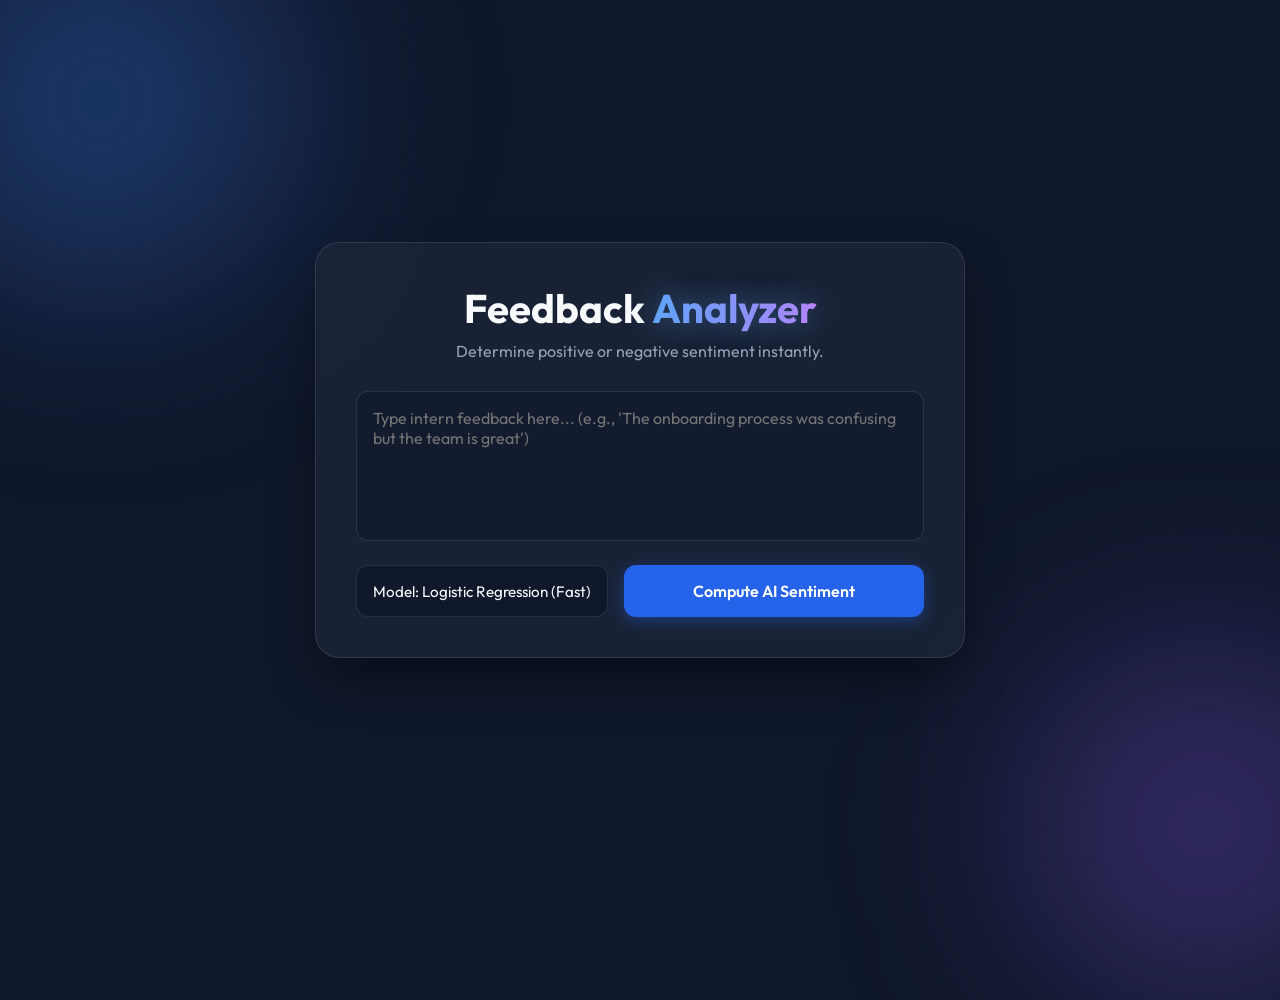
<file: Task 2/static/index.html>
<!DOCTYPE html>
<html lang="en">

<head>
    <meta charset="UTF-8">
    <meta name="viewport" content="width=device-width, initial-scale=1.0">
    <title>Intern Satisfaction Engine</title>
    <link href="https://fonts.googleapis.com/css2?family=Outfit:wght@300;400;600;700&display=swap" rel="stylesheet">
    <link rel="stylesheet" href="style.css">
</head>

<body>
    <div class="blob-1"></div>
    <div class="blob-2"></div>

    <main class="glass-card">
        <header>
            <h1>Feedback <span class="glow-text">Analyzer</span></h1>
            <p>Determine positive or negative sentiment instantly.</p>
        </header>

        <section class="input-section">
            <textarea id="feedback-input"
                placeholder="Type intern feedback here... (e.g., 'The onboarding process was confusing but the team is great')"></textarea>

            <div class="controls">
                <div class="select-wrapper">
                    <select id="model-select">
                        <option value="logistic">Model: Logistic Regression (Fast)</option>
                        <option value="transformer">Model: DistilBERT Pipeline</option>
                    </select>
                </div>
                <button id="analyze-btn" class="primary-btn">Compute AI Sentiment</button>
            </div>
        </section>

        <section class="result-section hidden" id="result-container">
            <div class="spinner-container hidden" id="spinner-box">
                <div class="spinner"></div>
                <p>Analyzing context...</p>
            </div>

            <div id="result-content" class="hidden result-box">
                <div class="sentiment-indicator" id="sentiment-indicator"></div>
                <h2 id="sentiment-output">Positive</h2>
                <p id="model-output">Model used: Logistic</p>
            </div>
        </section>

        <section class="insights-section hidden" id="insights-container">
            <h3>Dynamic Insights</h3>
            <p id="insights-subtitle">Model flagged these specific concepts from your text:</p>
            <div class="insights-list" id="insights-tags"></div>
        </section>
    </main>
    <script src="script.js"></script>
</body>

</html>
</file>
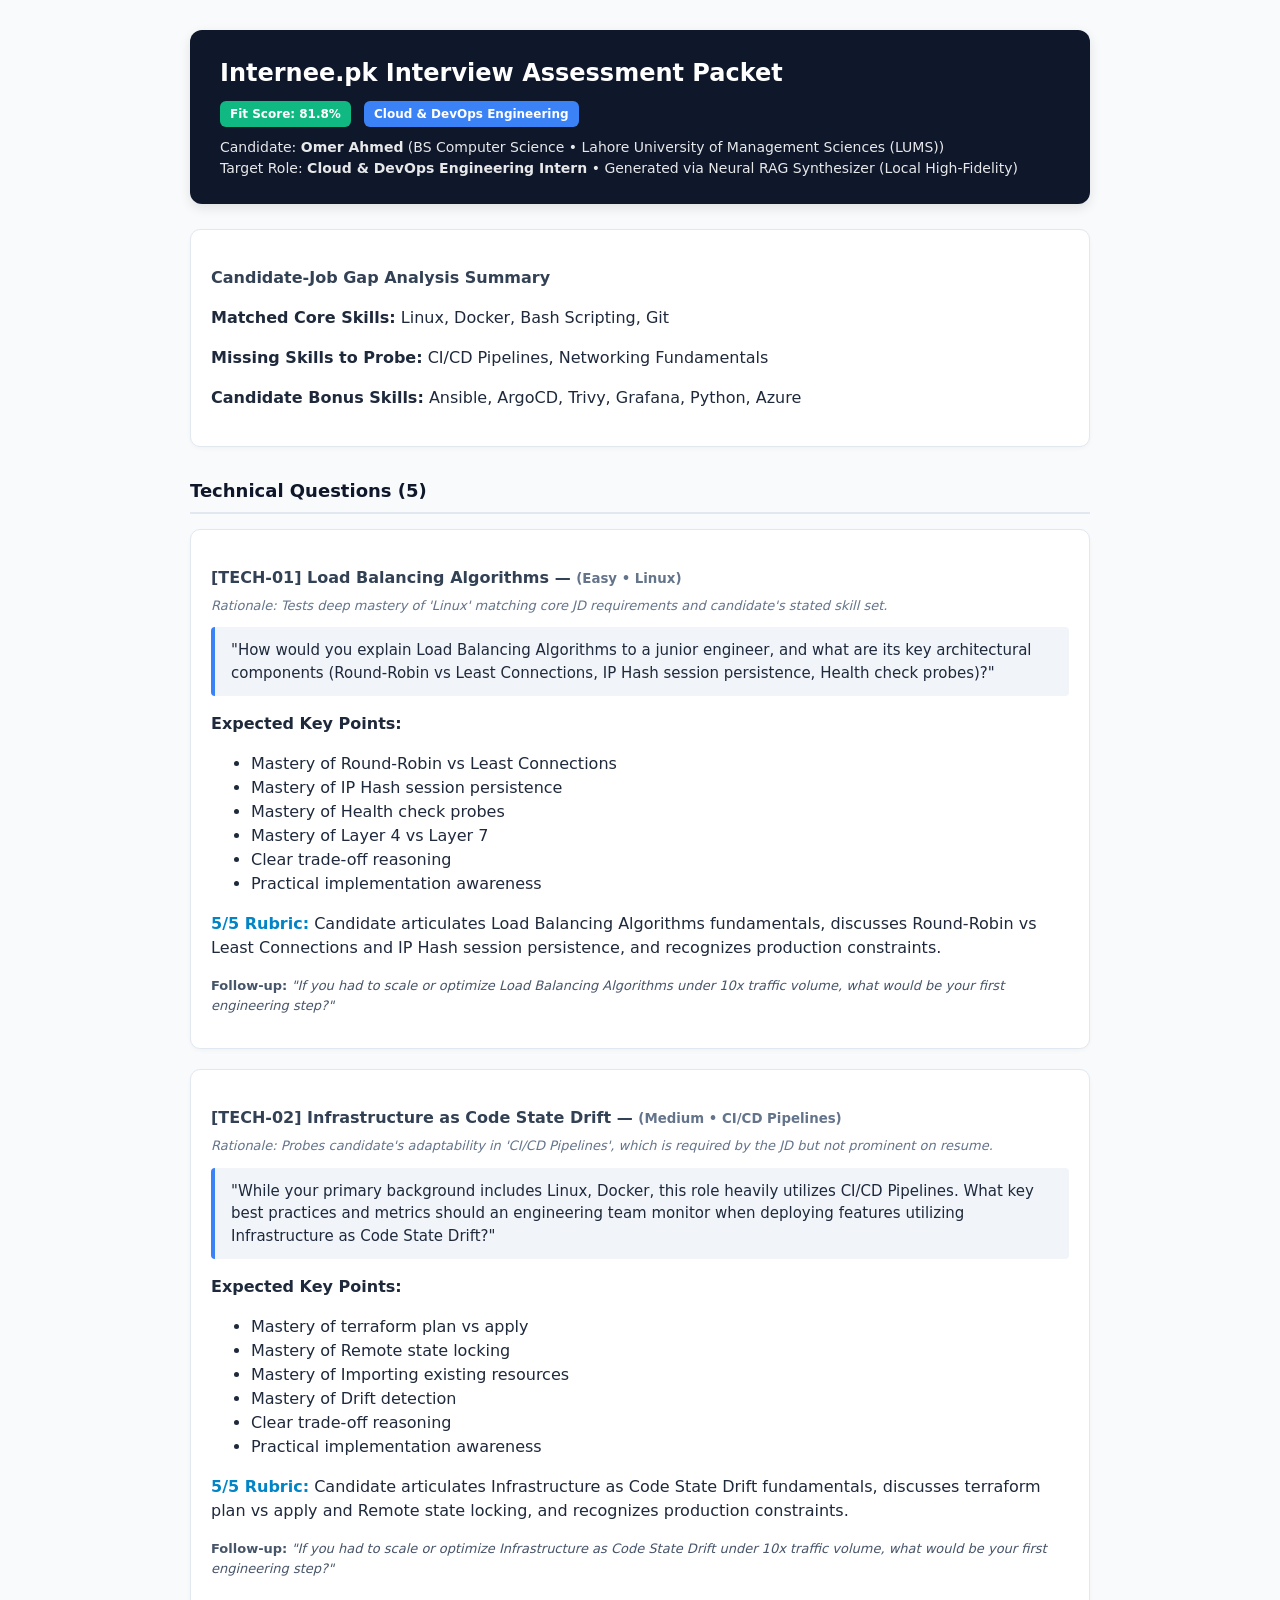
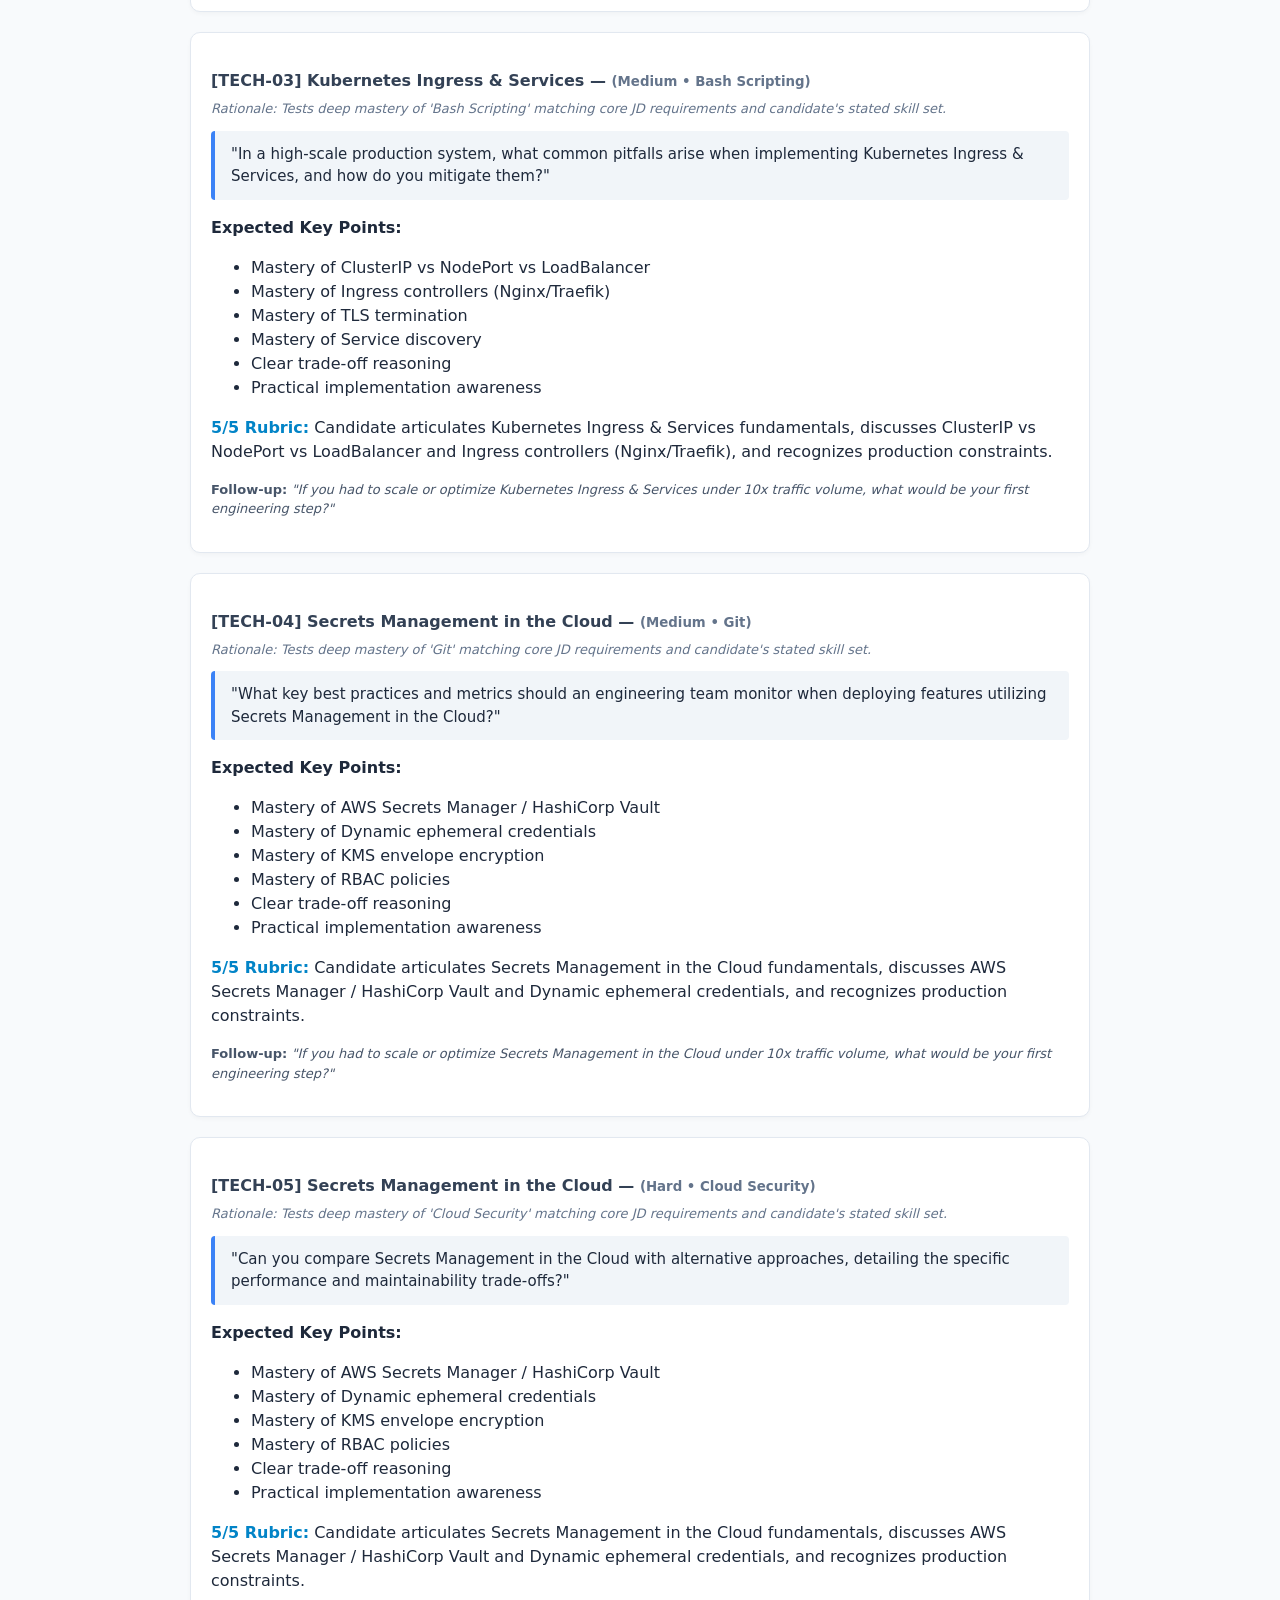
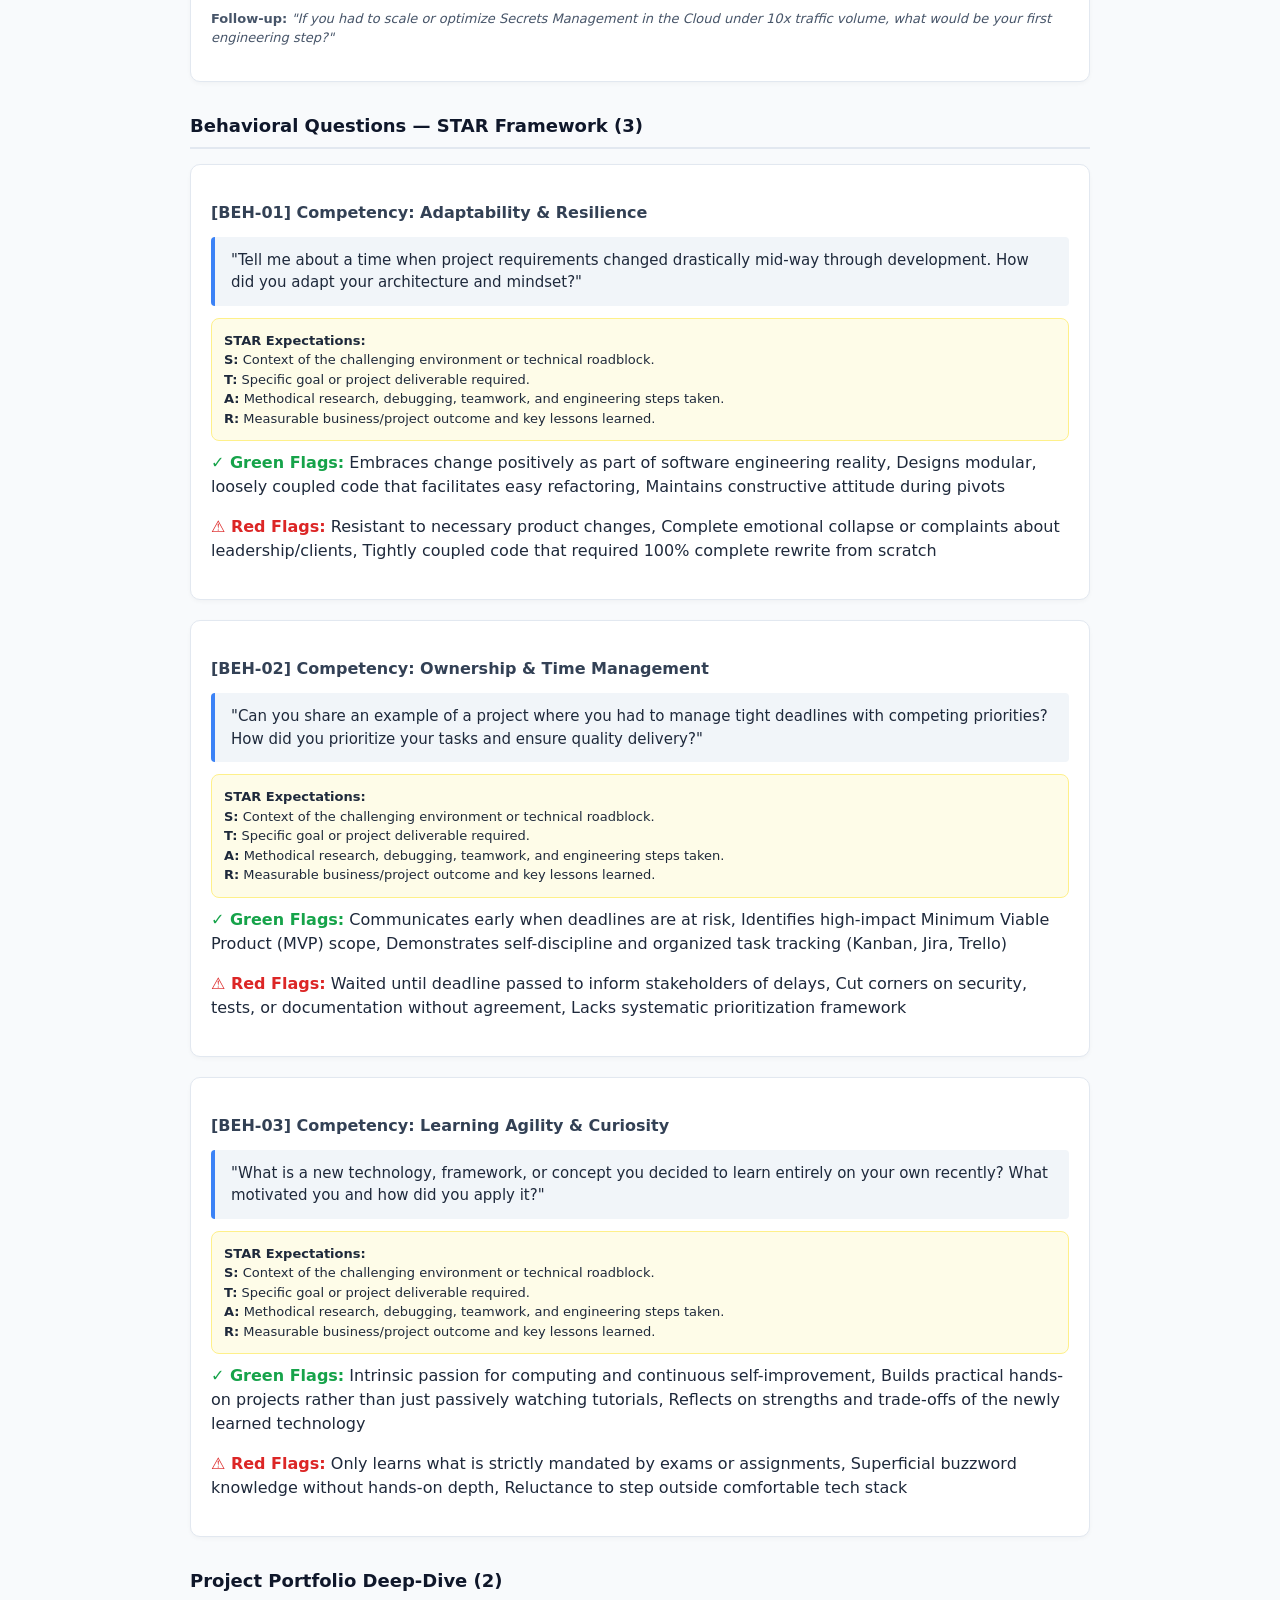
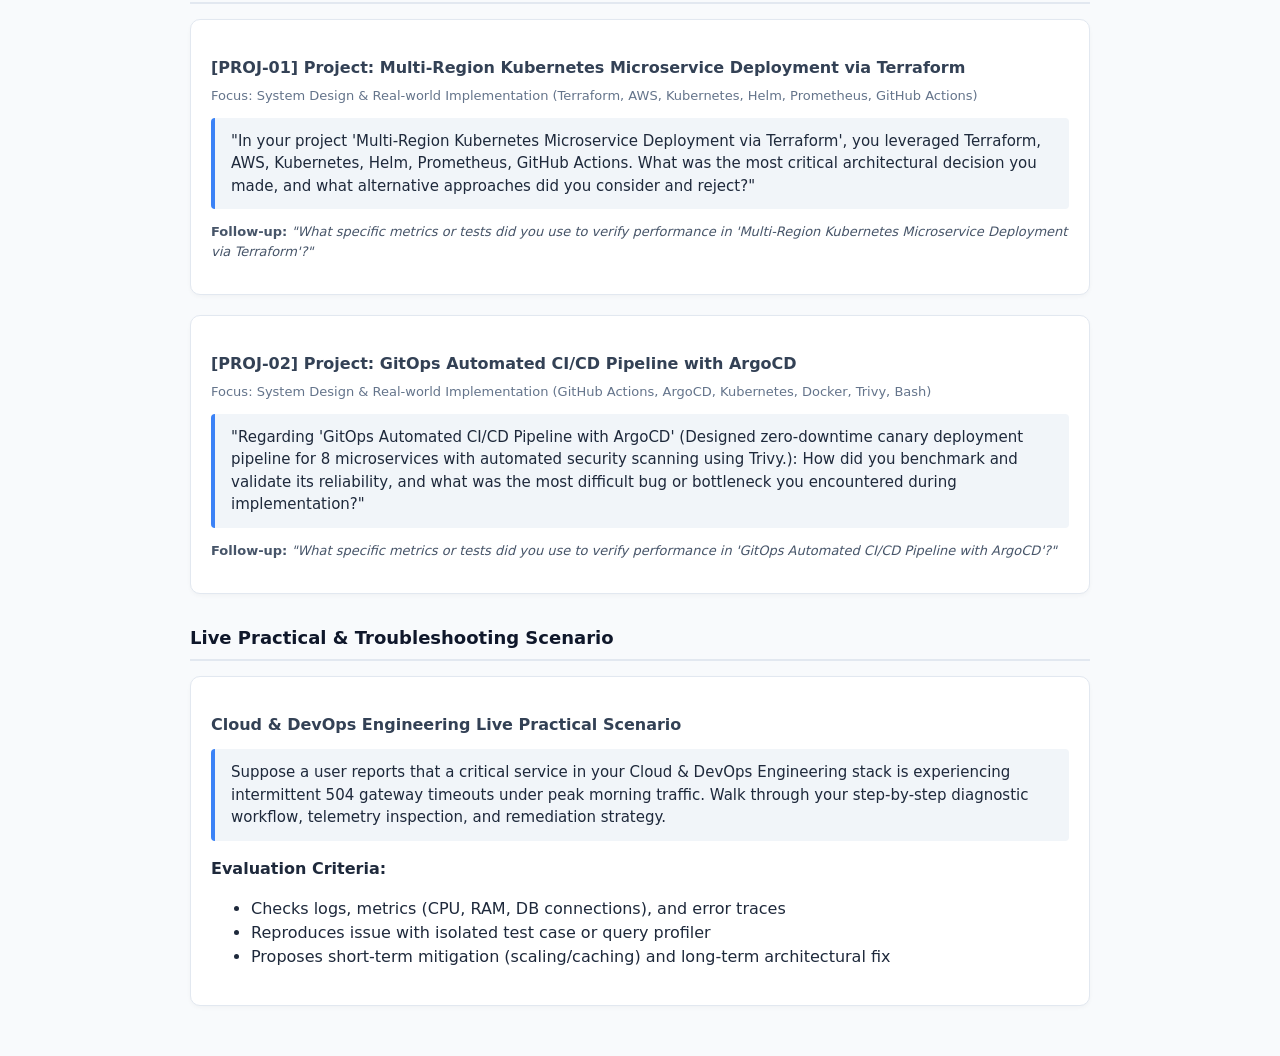
<file: Task 4/exports/interview_kit_omer_ahmed.html>
<!DOCTYPE html>
<html lang="en">
<head>
    <meta charset="UTF-8">
    <title>Interview Packet - Omer Ahmed</title>
    <style>
        body { font-family: 'Segoe UI', system-ui, -apple-system, sans-serif; line-height: 1.5; color: #1e293b; max-width: 900px; margin: 0 auto; padding: 30px; background: #f8fafc; }
        .header { background: #0f172a; color: #ffffff; padding: 25px 30px; border-radius: 12px; margin-bottom: 25px; box-shadow: 0 4px 12px rgba(0,0,0,0.1); }
        .header h1 { margin: 0 0 10px 0; font-size: 24px; }
        .badge { display: inline-block; padding: 4px 10px; border-radius: 6px; font-size: 12px; font-weight: bold; margin-right: 8px; }
        .badge-match { background: #10b981; color: #fff; }
        .badge-track { background: #3b82f6; color: #fff; }
        .card { background: #ffffff; border: 1px solid #e2e8f0; border-radius: 10px; padding: 20px; margin-bottom: 20px; box-shadow: 0 2px 4px rgba(0,0,0,0.03); }
        .q-box { background: #f1f5f9; border-left: 4px solid #3b82f6; padding: 12px 16px; border-radius: 4px; font-size: 15px; font-weight: 500; margin: 12px 0; }
        .star-box { background: #fefce8; border: 1px solid #fef08a; padding: 12px; border-radius: 8px; font-size: 13px; margin-top: 10px; }
        .rubric-tag { color: #0284c7; font-weight: bold; }
        .flag-green { color: #16a34a; font-weight: 600; }
        .flag-red { color: #dc2626; font-weight: 600; }
        h2 { color: #0f172a; border-bottom: 2px solid #e2e8f0; padding-bottom: 8px; font-size: 18px; margin-top: 30px; }
        h3 { color: #334155; font-size: 16px; margin-bottom: 6px; }
        ul { margin-top: 6px; }
        @media print { body { background: #fff; padding: 0; } .card { page-break-inside: avoid; } }
    </style>
</head>
<body>
    <div class="header">
        <h1>Internee.pk Interview Assessment Packet</h1>
        <div>
            <span class="badge badge-match">Fit Score: 81.8%</span>
            <span class="badge badge-track">Cloud & DevOps Engineering</span>
        </div>
        <p style="margin: 10px 0 0 0; opacity: 0.9; font-size: 14px;">
            Candidate: <strong>Omer Ahmed</strong> (BS Computer Science &bull; Lahore University of Management Sciences (LUMS))<br>
            Target Role: <strong>Cloud & DevOps Engineering Intern</strong> &bull; Generated via Neural RAG Synthesizer (Local High-Fidelity)
        </p>
    </div>

    <div class="card">
        <h3>Candidate-Job Gap Analysis Summary</h3>
        <p><strong>Matched Core Skills:</strong> Linux, Docker, Bash Scripting, Git</p>
        <p><strong>Missing Skills to Probe:</strong> CI/CD Pipelines, Networking Fundamentals</p>
        <p><strong>Candidate Bonus Skills:</strong> Ansible, ArgoCD, Trivy, Grafana, Python, Azure</p>
    </div>

    <h2>Technical Questions (5)</h2>

    <div class="card">
        <h3>[TECH-01] Load Balancing Algorithms &mdash; <small style="color: #64748b;">(Easy &bull; Linux)</small></h3>
        <p style="font-size: 13px; color: #64748b; margin: 0;"><em>Rationale: Tests deep mastery of 'Linux' matching core JD requirements and candidate's stated skill set.</em></p>
        <div class="q-box">"How would you explain Load Balancing Algorithms to a junior engineer, and what are its key architectural components (Round-Robin vs Least Connections, IP Hash session persistence, Health check probes)?"</div>
        <p><strong>Expected Key Points:</strong></p>
        <ul>
            <li>Mastery of Round-Robin vs Least Connections</li><li>Mastery of IP Hash session persistence</li><li>Mastery of Health check probes</li><li>Mastery of Layer 4 vs Layer 7</li><li>Clear trade-off reasoning</li><li>Practical implementation awareness</li>
        </ul>
        <p><span class="rubric-tag">5/5 Rubric:</span> Candidate articulates Load Balancing Algorithms fundamentals, discusses Round-Robin vs Least Connections and IP Hash session persistence, and recognizes production constraints.</p>
        <p style="font-size: 13px; color: #475569;"><strong>Follow-up:</strong> <em>"If you had to scale or optimize Load Balancing Algorithms under 10x traffic volume, what would be your first engineering step?"</em></p>
    </div>

    <div class="card">
        <h3>[TECH-02] Infrastructure as Code State Drift &mdash; <small style="color: #64748b;">(Medium &bull; CI/CD Pipelines)</small></h3>
        <p style="font-size: 13px; color: #64748b; margin: 0;"><em>Rationale: Probes candidate's adaptability in 'CI/CD Pipelines', which is required by the JD but not prominent on resume.</em></p>
        <div class="q-box">"While your primary background includes Linux, Docker, this role heavily utilizes CI/CD Pipelines. What key best practices and metrics should an engineering team monitor when deploying features utilizing Infrastructure as Code State Drift?"</div>
        <p><strong>Expected Key Points:</strong></p>
        <ul>
            <li>Mastery of terraform plan vs apply</li><li>Mastery of Remote state locking</li><li>Mastery of Importing existing resources</li><li>Mastery of Drift detection</li><li>Clear trade-off reasoning</li><li>Practical implementation awareness</li>
        </ul>
        <p><span class="rubric-tag">5/5 Rubric:</span> Candidate articulates Infrastructure as Code State Drift fundamentals, discusses terraform plan vs apply and Remote state locking, and recognizes production constraints.</p>
        <p style="font-size: 13px; color: #475569;"><strong>Follow-up:</strong> <em>"If you had to scale or optimize Infrastructure as Code State Drift under 10x traffic volume, what would be your first engineering step?"</em></p>
    </div>

    <div class="card">
        <h3>[TECH-03] Kubernetes Ingress & Services &mdash; <small style="color: #64748b;">(Medium &bull; Bash Scripting)</small></h3>
        <p style="font-size: 13px; color: #64748b; margin: 0;"><em>Rationale: Tests deep mastery of 'Bash Scripting' matching core JD requirements and candidate's stated skill set.</em></p>
        <div class="q-box">"In a high-scale production system, what common pitfalls arise when implementing Kubernetes Ingress & Services, and how do you mitigate them?"</div>
        <p><strong>Expected Key Points:</strong></p>
        <ul>
            <li>Mastery of ClusterIP vs NodePort vs LoadBalancer</li><li>Mastery of Ingress controllers (Nginx/Traefik)</li><li>Mastery of TLS termination</li><li>Mastery of Service discovery</li><li>Clear trade-off reasoning</li><li>Practical implementation awareness</li>
        </ul>
        <p><span class="rubric-tag">5/5 Rubric:</span> Candidate articulates Kubernetes Ingress & Services fundamentals, discusses ClusterIP vs NodePort vs LoadBalancer and Ingress controllers (Nginx/Traefik), and recognizes production constraints.</p>
        <p style="font-size: 13px; color: #475569;"><strong>Follow-up:</strong> <em>"If you had to scale or optimize Kubernetes Ingress & Services under 10x traffic volume, what would be your first engineering step?"</em></p>
    </div>

    <div class="card">
        <h3>[TECH-04] Secrets Management in the Cloud &mdash; <small style="color: #64748b;">(Medium &bull; Git)</small></h3>
        <p style="font-size: 13px; color: #64748b; margin: 0;"><em>Rationale: Tests deep mastery of 'Git' matching core JD requirements and candidate's stated skill set.</em></p>
        <div class="q-box">"What key best practices and metrics should an engineering team monitor when deploying features utilizing Secrets Management in the Cloud?"</div>
        <p><strong>Expected Key Points:</strong></p>
        <ul>
            <li>Mastery of AWS Secrets Manager / HashiCorp Vault</li><li>Mastery of Dynamic ephemeral credentials</li><li>Mastery of KMS envelope encryption</li><li>Mastery of RBAC policies</li><li>Clear trade-off reasoning</li><li>Practical implementation awareness</li>
        </ul>
        <p><span class="rubric-tag">5/5 Rubric:</span> Candidate articulates Secrets Management in the Cloud fundamentals, discusses AWS Secrets Manager / HashiCorp Vault and Dynamic ephemeral credentials, and recognizes production constraints.</p>
        <p style="font-size: 13px; color: #475569;"><strong>Follow-up:</strong> <em>"If you had to scale or optimize Secrets Management in the Cloud under 10x traffic volume, what would be your first engineering step?"</em></p>
    </div>

    <div class="card">
        <h3>[TECH-05] Secrets Management in the Cloud &mdash; <small style="color: #64748b;">(Hard &bull; Cloud Security)</small></h3>
        <p style="font-size: 13px; color: #64748b; margin: 0;"><em>Rationale: Tests deep mastery of 'Cloud Security' matching core JD requirements and candidate's stated skill set.</em></p>
        <div class="q-box">"Can you compare Secrets Management in the Cloud with alternative approaches, detailing the specific performance and maintainability trade-offs?"</div>
        <p><strong>Expected Key Points:</strong></p>
        <ul>
            <li>Mastery of AWS Secrets Manager / HashiCorp Vault</li><li>Mastery of Dynamic ephemeral credentials</li><li>Mastery of KMS envelope encryption</li><li>Mastery of RBAC policies</li><li>Clear trade-off reasoning</li><li>Practical implementation awareness</li>
        </ul>
        <p><span class="rubric-tag">5/5 Rubric:</span> Candidate articulates Secrets Management in the Cloud fundamentals, discusses AWS Secrets Manager / HashiCorp Vault and Dynamic ephemeral credentials, and recognizes production constraints.</p>
        <p style="font-size: 13px; color: #475569;"><strong>Follow-up:</strong> <em>"If you had to scale or optimize Secrets Management in the Cloud under 10x traffic volume, what would be your first engineering step?"</em></p>
    </div>

    <h2>Behavioral Questions &mdash; STAR Framework (3)</h2>

    <div class="card">
        <h3>[BEH-01] Competency: Adaptability & Resilience</h3>
        <div class="q-box">"Tell me about a time when project requirements changed drastically mid-way through development. How did you adapt your architecture and mindset?"</div>
        <div class="star-box">
            <strong>STAR Expectations:</strong><br>
            <strong>S:</strong> Context of the challenging environment or technical roadblock.<br>
            <strong>T:</strong> Specific goal or project deliverable required.<br>
            <strong>A:</strong> Methodical research, debugging, teamwork, and engineering steps taken.<br>
            <strong>R:</strong> Measurable business/project outcome and key lessons learned.
        </div>
        <p style="margin-top: 10px;"><span class="flag-green">&check; Green Flags:</span> Embraces change positively as part of software engineering reality, Designs modular, loosely coupled code that facilitates easy refactoring, Maintains constructive attitude during pivots</p>
        <p><span class="flag-red">&#9888; Red Flags:</span> Resistant to necessary product changes, Complete emotional collapse or complaints about leadership/clients, Tightly coupled code that required 100% complete rewrite from scratch</p>
    </div>

    <div class="card">
        <h3>[BEH-02] Competency: Ownership & Time Management</h3>
        <div class="q-box">"Can you share an example of a project where you had to manage tight deadlines with competing priorities? How did you prioritize your tasks and ensure quality delivery?"</div>
        <div class="star-box">
            <strong>STAR Expectations:</strong><br>
            <strong>S:</strong> Context of the challenging environment or technical roadblock.<br>
            <strong>T:</strong> Specific goal or project deliverable required.<br>
            <strong>A:</strong> Methodical research, debugging, teamwork, and engineering steps taken.<br>
            <strong>R:</strong> Measurable business/project outcome and key lessons learned.
        </div>
        <p style="margin-top: 10px;"><span class="flag-green">&check; Green Flags:</span> Communicates early when deadlines are at risk, Identifies high-impact Minimum Viable Product (MVP) scope, Demonstrates self-discipline and organized task tracking (Kanban, Jira, Trello)</p>
        <p><span class="flag-red">&#9888; Red Flags:</span> Waited until deadline passed to inform stakeholders of delays, Cut corners on security, tests, or documentation without agreement, Lacks systematic prioritization framework</p>
    </div>

    <div class="card">
        <h3>[BEH-03] Competency: Learning Agility & Curiosity</h3>
        <div class="q-box">"What is a new technology, framework, or concept you decided to learn entirely on your own recently? What motivated you and how did you apply it?"</div>
        <div class="star-box">
            <strong>STAR Expectations:</strong><br>
            <strong>S:</strong> Context of the challenging environment or technical roadblock.<br>
            <strong>T:</strong> Specific goal or project deliverable required.<br>
            <strong>A:</strong> Methodical research, debugging, teamwork, and engineering steps taken.<br>
            <strong>R:</strong> Measurable business/project outcome and key lessons learned.
        </div>
        <p style="margin-top: 10px;"><span class="flag-green">&check; Green Flags:</span> Intrinsic passion for computing and continuous self-improvement, Builds practical hands-on projects rather than just passively watching tutorials, Reflects on strengths and trade-offs of the newly learned technology</p>
        <p><span class="flag-red">&#9888; Red Flags:</span> Only learns what is strictly mandated by exams or assignments, Superficial buzzword knowledge without hands-on depth, Reluctance to step outside comfortable tech stack</p>
    </div>
<h2>Project Portfolio Deep-Dive (2)</h2>
    <div class="card">
        <h3>[PROJ-01] Project: Multi-Region Kubernetes Microservice Deployment via Terraform</h3>
        <p style="font-size: 13px; color: #64748b; margin: 0;">Focus: System Design & Real-world Implementation (Terraform, AWS, Kubernetes, Helm, Prometheus, GitHub Actions)</p>
        <div class="q-box">"In your project 'Multi-Region Kubernetes Microservice Deployment via Terraform', you leveraged Terraform, AWS, Kubernetes, Helm, Prometheus, GitHub Actions. What was the most critical architectural decision you made, and what alternative approaches did you consider and reject?"</div>
        <p style="font-size: 13px; color: #475569;"><strong>Follow-up:</strong> <em>"What specific metrics or tests did you use to verify performance in 'Multi-Region Kubernetes Microservice Deployment via Terraform'?"</em></p>
    </div>

    <div class="card">
        <h3>[PROJ-02] Project: GitOps Automated CI/CD Pipeline with ArgoCD</h3>
        <p style="font-size: 13px; color: #64748b; margin: 0;">Focus: System Design & Real-world Implementation (GitHub Actions, ArgoCD, Kubernetes, Docker, Trivy, Bash)</p>
        <div class="q-box">"Regarding 'GitOps Automated CI/CD Pipeline with ArgoCD' (Designed zero-downtime canary deployment pipeline for 8 microservices with automated security scanning using Trivy.): How did you benchmark and validate its reliability, and what was the most difficult bug or bottleneck you encountered during implementation?"</div>
        <p style="font-size: 13px; color: #475569;"><strong>Follow-up:</strong> <em>"What specific metrics or tests did you use to verify performance in 'GitOps Automated CI/CD Pipeline with ArgoCD'?"</em></p>
    </div>

    <h2>Live Practical & Troubleshooting Scenario</h2>
    <div class="card">
        <h3>Cloud & DevOps Engineering Live Practical Scenario</h3>
        <div class="q-box">Suppose a user reports that a critical service in your Cloud & DevOps Engineering stack is experiencing intermittent 504 gateway timeouts under peak morning traffic. Walk through your step-by-step diagnostic workflow, telemetry inspection, and remediation strategy.</div>
        <p><strong>Evaluation Criteria:</strong></p>
        <ul>
            <li>Checks logs, metrics (CPU, RAM, DB connections), and error traces</li><li>Reproduces issue with isolated test case or query profiler</li><li>Proposes short-term mitigation (scaling/caching) and long-term architectural fix</li>
        </ul>
    </div>

</body>
</html>
</file>
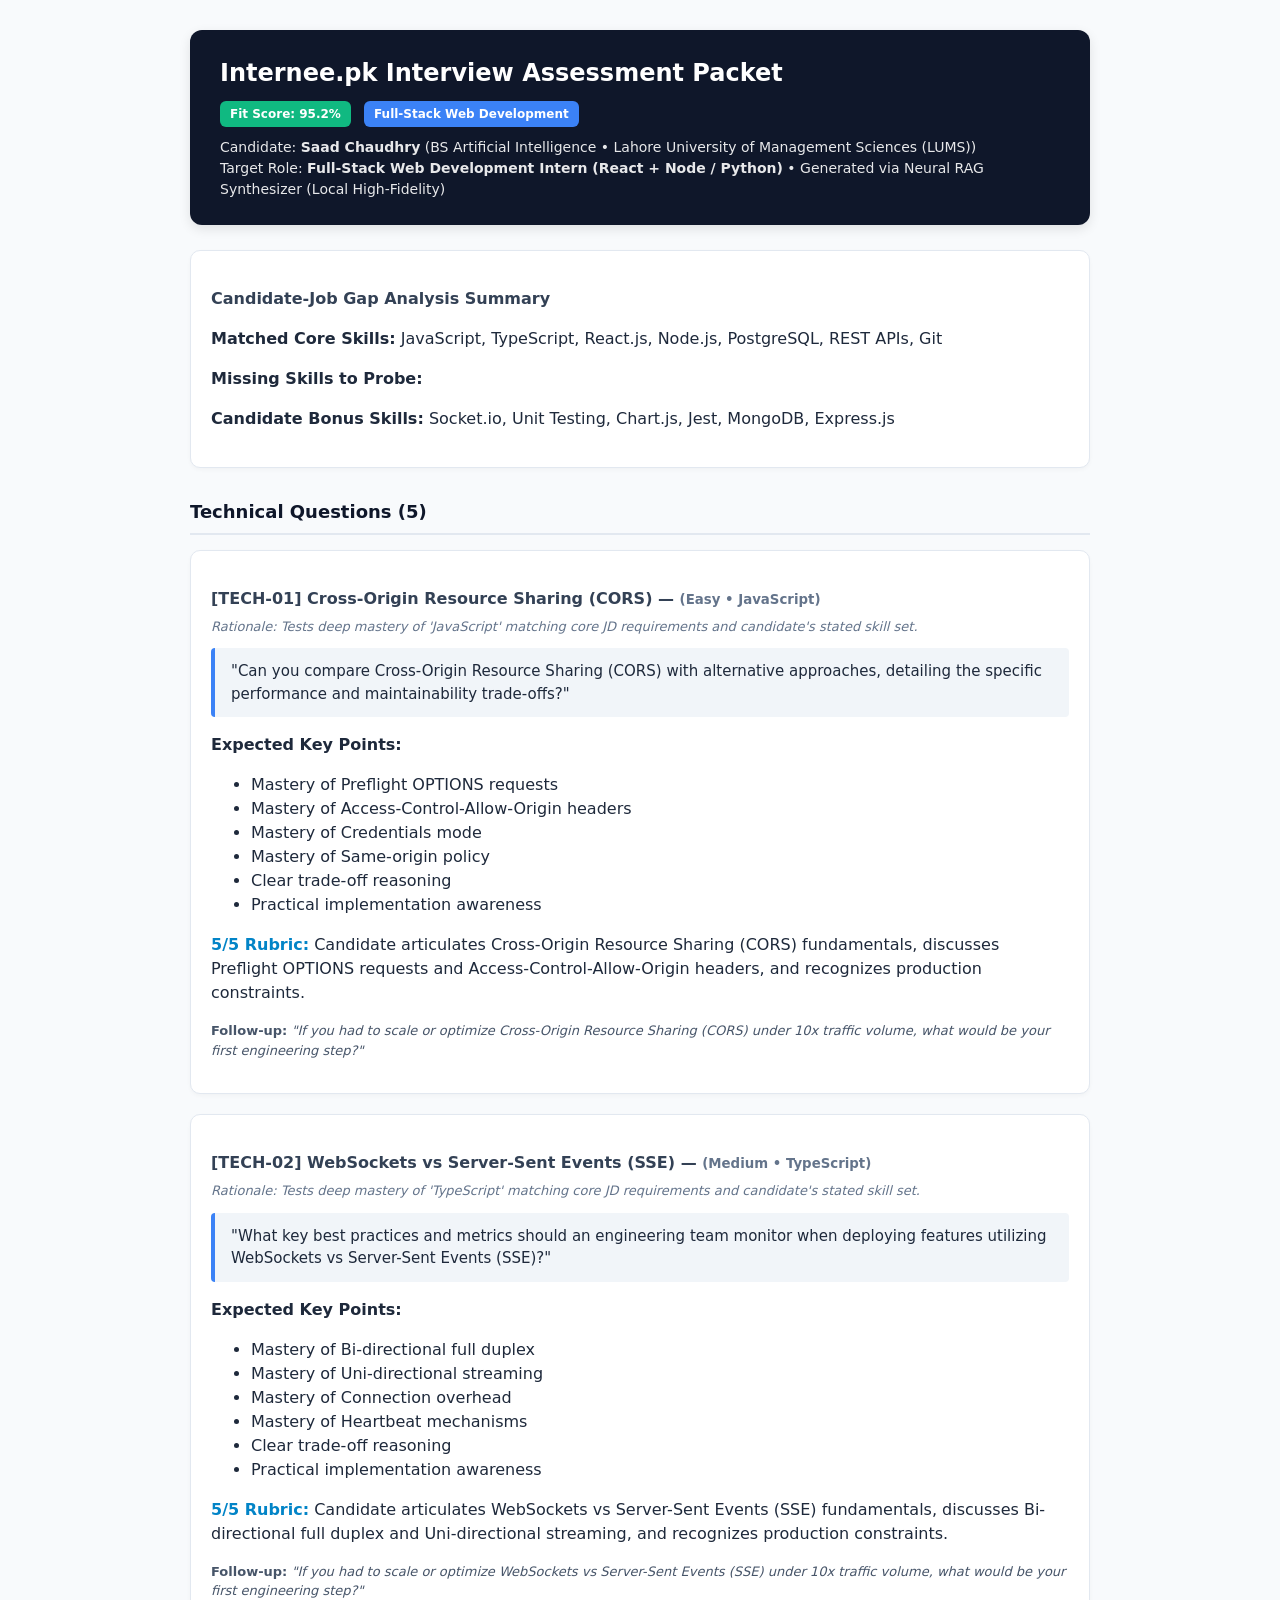
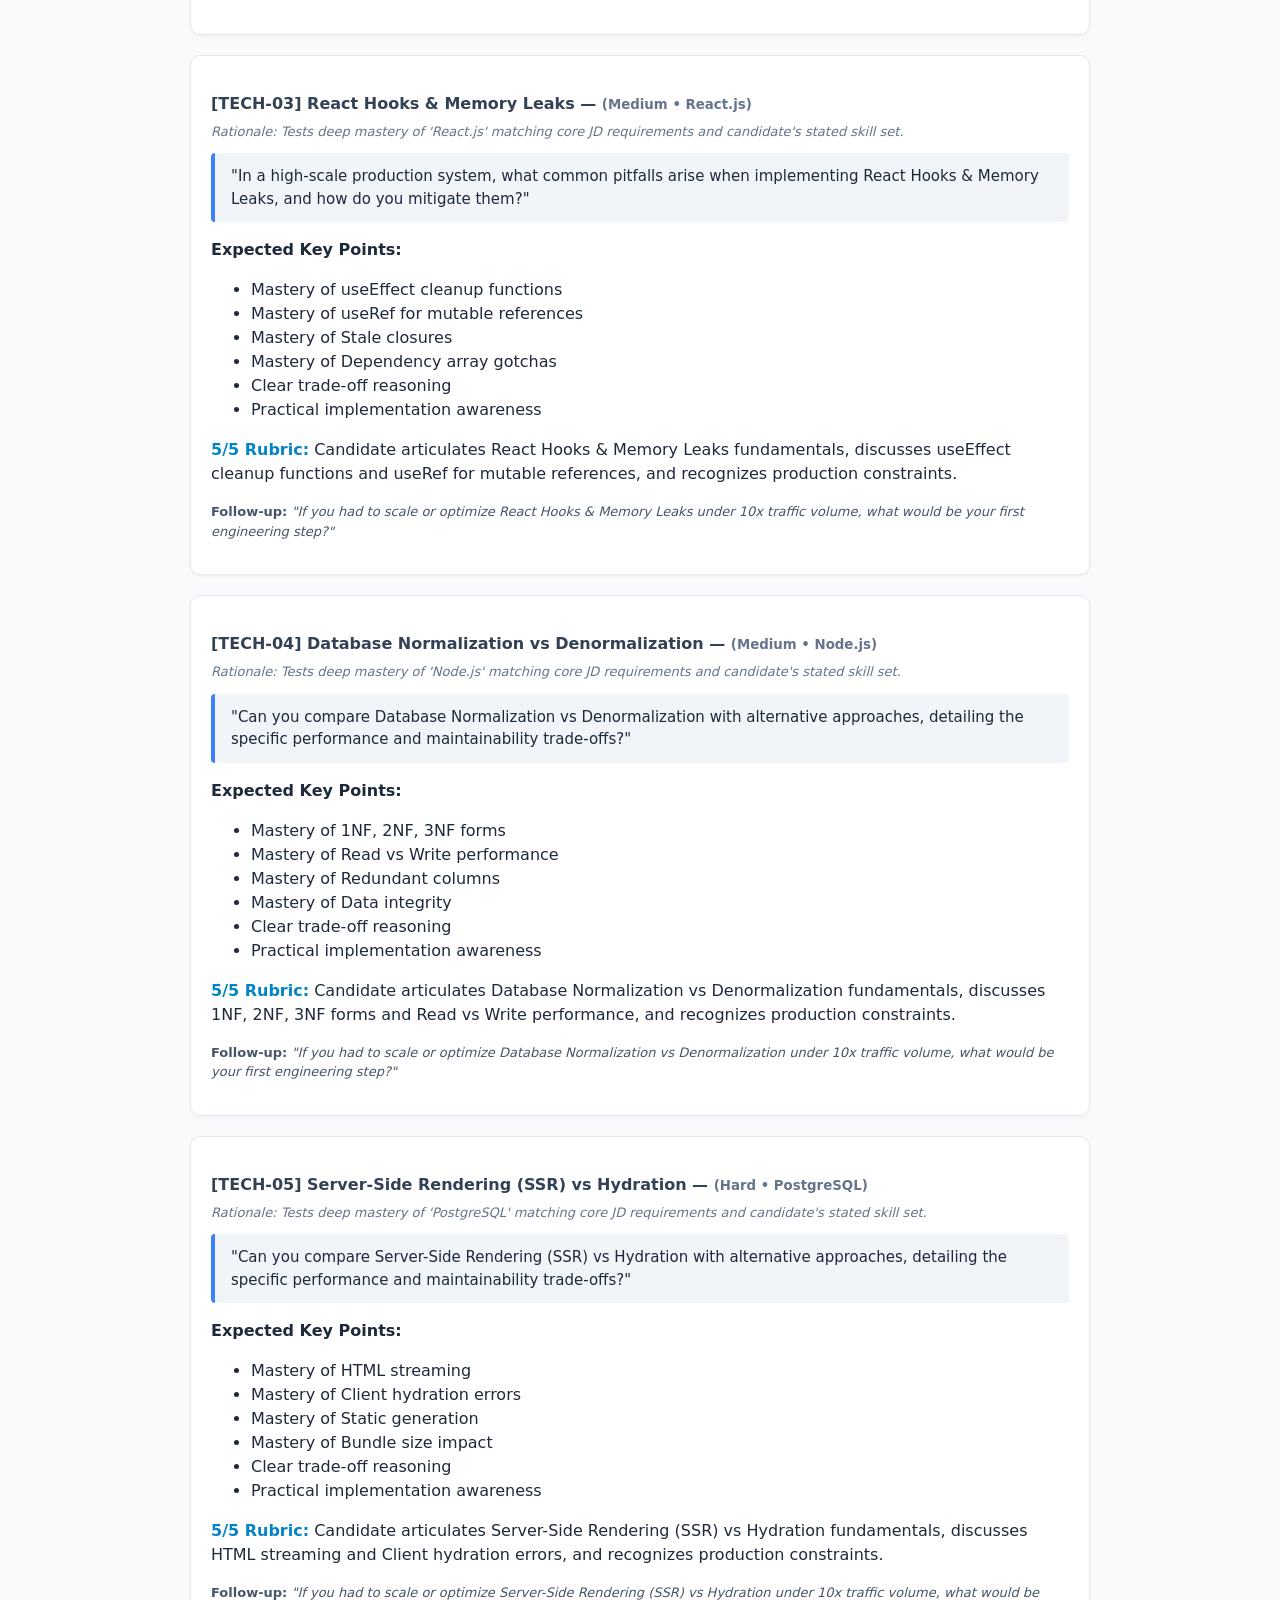
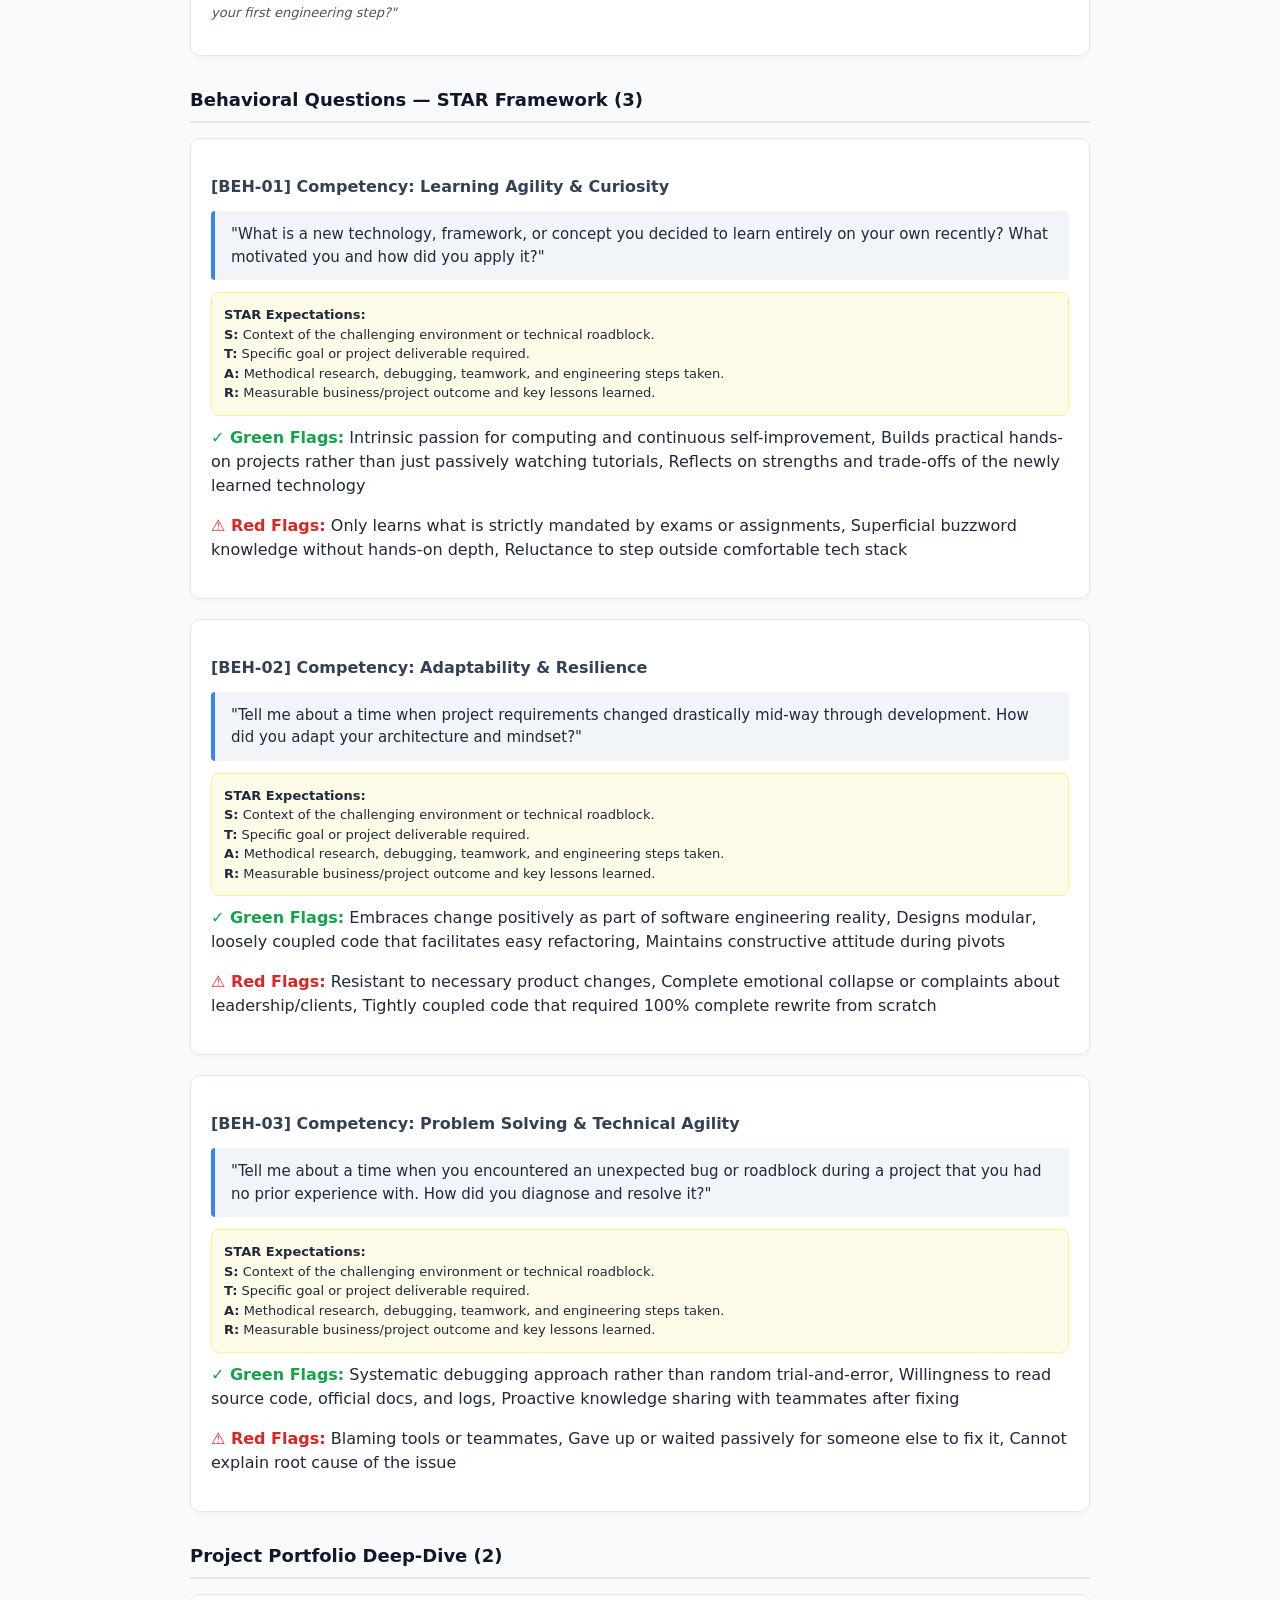
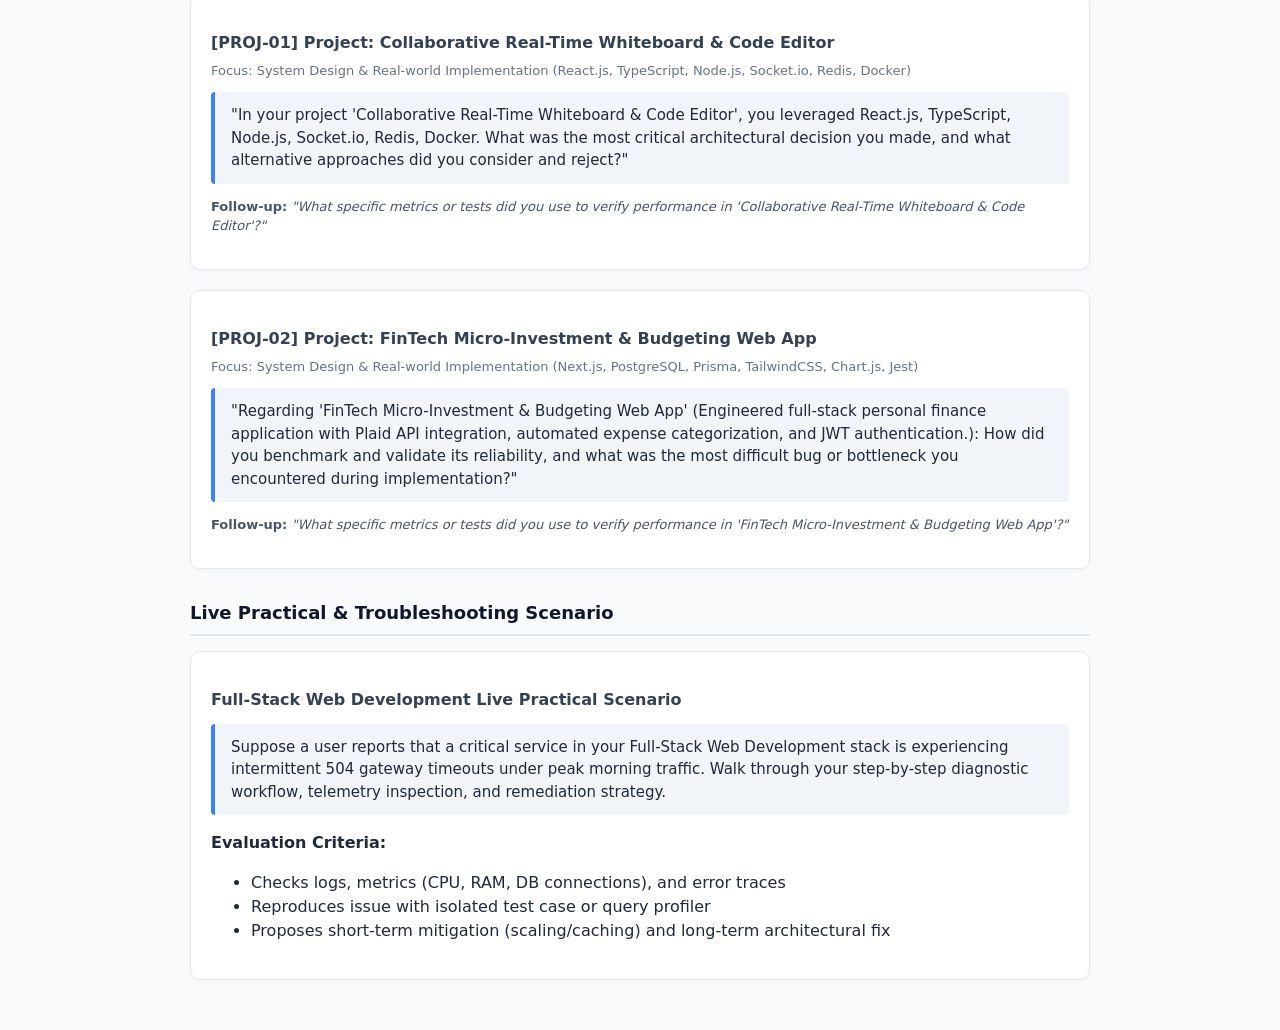
<file: Task 4/exports/interview_kit_saad_chaudhry.html>
<!DOCTYPE html>
<html lang="en">
<head>
    <meta charset="UTF-8">
    <title>Interview Packet - Saad Chaudhry</title>
    <style>
        body { font-family: 'Segoe UI', system-ui, -apple-system, sans-serif; line-height: 1.5; color: #1e293b; max-width: 900px; margin: 0 auto; padding: 30px; background: #f8fafc; }
        .header { background: #0f172a; color: #ffffff; padding: 25px 30px; border-radius: 12px; margin-bottom: 25px; box-shadow: 0 4px 12px rgba(0,0,0,0.1); }
        .header h1 { margin: 0 0 10px 0; font-size: 24px; }
        .badge { display: inline-block; padding: 4px 10px; border-radius: 6px; font-size: 12px; font-weight: bold; margin-right: 8px; }
        .badge-match { background: #10b981; color: #fff; }
        .badge-track { background: #3b82f6; color: #fff; }
        .card { background: #ffffff; border: 1px solid #e2e8f0; border-radius: 10px; padding: 20px; margin-bottom: 20px; box-shadow: 0 2px 4px rgba(0,0,0,0.03); }
        .q-box { background: #f1f5f9; border-left: 4px solid #3b82f6; padding: 12px 16px; border-radius: 4px; font-size: 15px; font-weight: 500; margin: 12px 0; }
        .star-box { background: #fefce8; border: 1px solid #fef08a; padding: 12px; border-radius: 8px; font-size: 13px; margin-top: 10px; }
        .rubric-tag { color: #0284c7; font-weight: bold; }
        .flag-green { color: #16a34a; font-weight: 600; }
        .flag-red { color: #dc2626; font-weight: 600; }
        h2 { color: #0f172a; border-bottom: 2px solid #e2e8f0; padding-bottom: 8px; font-size: 18px; margin-top: 30px; }
        h3 { color: #334155; font-size: 16px; margin-bottom: 6px; }
        ul { margin-top: 6px; }
        @media print { body { background: #fff; padding: 0; } .card { page-break-inside: avoid; } }
    </style>
</head>
<body>
    <div class="header">
        <h1>Internee.pk Interview Assessment Packet</h1>
        <div>
            <span class="badge badge-match">Fit Score: 95.2%</span>
            <span class="badge badge-track">Full-Stack Web Development</span>
        </div>
        <p style="margin: 10px 0 0 0; opacity: 0.9; font-size: 14px;">
            Candidate: <strong>Saad Chaudhry</strong> (BS Artificial Intelligence &bull; Lahore University of Management Sciences (LUMS))<br>
            Target Role: <strong>Full-Stack Web Development Intern (React + Node / Python)</strong> &bull; Generated via Neural RAG Synthesizer (Local High-Fidelity)
        </p>
    </div>

    <div class="card">
        <h3>Candidate-Job Gap Analysis Summary</h3>
        <p><strong>Matched Core Skills:</strong> JavaScript, TypeScript, React.js, Node.js, PostgreSQL, REST APIs, Git</p>
        <p><strong>Missing Skills to Probe:</strong> </p>
        <p><strong>Candidate Bonus Skills:</strong> Socket.io, Unit Testing, Chart.js, Jest, MongoDB, Express.js</p>
    </div>

    <h2>Technical Questions (5)</h2>

    <div class="card">
        <h3>[TECH-01] Cross-Origin Resource Sharing (CORS) &mdash; <small style="color: #64748b;">(Easy &bull; JavaScript)</small></h3>
        <p style="font-size: 13px; color: #64748b; margin: 0;"><em>Rationale: Tests deep mastery of 'JavaScript' matching core JD requirements and candidate's stated skill set.</em></p>
        <div class="q-box">"Can you compare Cross-Origin Resource Sharing (CORS) with alternative approaches, detailing the specific performance and maintainability trade-offs?"</div>
        <p><strong>Expected Key Points:</strong></p>
        <ul>
            <li>Mastery of Preflight OPTIONS requests</li><li>Mastery of Access-Control-Allow-Origin headers</li><li>Mastery of Credentials mode</li><li>Mastery of Same-origin policy</li><li>Clear trade-off reasoning</li><li>Practical implementation awareness</li>
        </ul>
        <p><span class="rubric-tag">5/5 Rubric:</span> Candidate articulates Cross-Origin Resource Sharing (CORS) fundamentals, discusses Preflight OPTIONS requests and Access-Control-Allow-Origin headers, and recognizes production constraints.</p>
        <p style="font-size: 13px; color: #475569;"><strong>Follow-up:</strong> <em>"If you had to scale or optimize Cross-Origin Resource Sharing (CORS) under 10x traffic volume, what would be your first engineering step?"</em></p>
    </div>

    <div class="card">
        <h3>[TECH-02] WebSockets vs Server-Sent Events (SSE) &mdash; <small style="color: #64748b;">(Medium &bull; TypeScript)</small></h3>
        <p style="font-size: 13px; color: #64748b; margin: 0;"><em>Rationale: Tests deep mastery of 'TypeScript' matching core JD requirements and candidate's stated skill set.</em></p>
        <div class="q-box">"What key best practices and metrics should an engineering team monitor when deploying features utilizing WebSockets vs Server-Sent Events (SSE)?"</div>
        <p><strong>Expected Key Points:</strong></p>
        <ul>
            <li>Mastery of Bi-directional full duplex</li><li>Mastery of Uni-directional streaming</li><li>Mastery of Connection overhead</li><li>Mastery of Heartbeat mechanisms</li><li>Clear trade-off reasoning</li><li>Practical implementation awareness</li>
        </ul>
        <p><span class="rubric-tag">5/5 Rubric:</span> Candidate articulates WebSockets vs Server-Sent Events (SSE) fundamentals, discusses Bi-directional full duplex and Uni-directional streaming, and recognizes production constraints.</p>
        <p style="font-size: 13px; color: #475569;"><strong>Follow-up:</strong> <em>"If you had to scale or optimize WebSockets vs Server-Sent Events (SSE) under 10x traffic volume, what would be your first engineering step?"</em></p>
    </div>

    <div class="card">
        <h3>[TECH-03] React Hooks & Memory Leaks &mdash; <small style="color: #64748b;">(Medium &bull; React.js)</small></h3>
        <p style="font-size: 13px; color: #64748b; margin: 0;"><em>Rationale: Tests deep mastery of 'React.js' matching core JD requirements and candidate's stated skill set.</em></p>
        <div class="q-box">"In a high-scale production system, what common pitfalls arise when implementing React Hooks & Memory Leaks, and how do you mitigate them?"</div>
        <p><strong>Expected Key Points:</strong></p>
        <ul>
            <li>Mastery of useEffect cleanup functions</li><li>Mastery of useRef for mutable references</li><li>Mastery of Stale closures</li><li>Mastery of Dependency array gotchas</li><li>Clear trade-off reasoning</li><li>Practical implementation awareness</li>
        </ul>
        <p><span class="rubric-tag">5/5 Rubric:</span> Candidate articulates React Hooks & Memory Leaks fundamentals, discusses useEffect cleanup functions and useRef for mutable references, and recognizes production constraints.</p>
        <p style="font-size: 13px; color: #475569;"><strong>Follow-up:</strong> <em>"If you had to scale or optimize React Hooks & Memory Leaks under 10x traffic volume, what would be your first engineering step?"</em></p>
    </div>

    <div class="card">
        <h3>[TECH-04] Database Normalization vs Denormalization &mdash; <small style="color: #64748b;">(Medium &bull; Node.js)</small></h3>
        <p style="font-size: 13px; color: #64748b; margin: 0;"><em>Rationale: Tests deep mastery of 'Node.js' matching core JD requirements and candidate's stated skill set.</em></p>
        <div class="q-box">"Can you compare Database Normalization vs Denormalization with alternative approaches, detailing the specific performance and maintainability trade-offs?"</div>
        <p><strong>Expected Key Points:</strong></p>
        <ul>
            <li>Mastery of 1NF, 2NF, 3NF forms</li><li>Mastery of Read vs Write performance</li><li>Mastery of Redundant columns</li><li>Mastery of Data integrity</li><li>Clear trade-off reasoning</li><li>Practical implementation awareness</li>
        </ul>
        <p><span class="rubric-tag">5/5 Rubric:</span> Candidate articulates Database Normalization vs Denormalization fundamentals, discusses 1NF, 2NF, 3NF forms and Read vs Write performance, and recognizes production constraints.</p>
        <p style="font-size: 13px; color: #475569;"><strong>Follow-up:</strong> <em>"If you had to scale or optimize Database Normalization vs Denormalization under 10x traffic volume, what would be your first engineering step?"</em></p>
    </div>

    <div class="card">
        <h3>[TECH-05] Server-Side Rendering (SSR) vs Hydration &mdash; <small style="color: #64748b;">(Hard &bull; PostgreSQL)</small></h3>
        <p style="font-size: 13px; color: #64748b; margin: 0;"><em>Rationale: Tests deep mastery of 'PostgreSQL' matching core JD requirements and candidate's stated skill set.</em></p>
        <div class="q-box">"Can you compare Server-Side Rendering (SSR) vs Hydration with alternative approaches, detailing the specific performance and maintainability trade-offs?"</div>
        <p><strong>Expected Key Points:</strong></p>
        <ul>
            <li>Mastery of HTML streaming</li><li>Mastery of Client hydration errors</li><li>Mastery of Static generation</li><li>Mastery of Bundle size impact</li><li>Clear trade-off reasoning</li><li>Practical implementation awareness</li>
        </ul>
        <p><span class="rubric-tag">5/5 Rubric:</span> Candidate articulates Server-Side Rendering (SSR) vs Hydration fundamentals, discusses HTML streaming and Client hydration errors, and recognizes production constraints.</p>
        <p style="font-size: 13px; color: #475569;"><strong>Follow-up:</strong> <em>"If you had to scale or optimize Server-Side Rendering (SSR) vs Hydration under 10x traffic volume, what would be your first engineering step?"</em></p>
    </div>

    <h2>Behavioral Questions &mdash; STAR Framework (3)</h2>

    <div class="card">
        <h3>[BEH-01] Competency: Learning Agility & Curiosity</h3>
        <div class="q-box">"What is a new technology, framework, or concept you decided to learn entirely on your own recently? What motivated you and how did you apply it?"</div>
        <div class="star-box">
            <strong>STAR Expectations:</strong><br>
            <strong>S:</strong> Context of the challenging environment or technical roadblock.<br>
            <strong>T:</strong> Specific goal or project deliverable required.<br>
            <strong>A:</strong> Methodical research, debugging, teamwork, and engineering steps taken.<br>
            <strong>R:</strong> Measurable business/project outcome and key lessons learned.
        </div>
        <p style="margin-top: 10px;"><span class="flag-green">&check; Green Flags:</span> Intrinsic passion for computing and continuous self-improvement, Builds practical hands-on projects rather than just passively watching tutorials, Reflects on strengths and trade-offs of the newly learned technology</p>
        <p><span class="flag-red">&#9888; Red Flags:</span> Only learns what is strictly mandated by exams or assignments, Superficial buzzword knowledge without hands-on depth, Reluctance to step outside comfortable tech stack</p>
    </div>

    <div class="card">
        <h3>[BEH-02] Competency: Adaptability & Resilience</h3>
        <div class="q-box">"Tell me about a time when project requirements changed drastically mid-way through development. How did you adapt your architecture and mindset?"</div>
        <div class="star-box">
            <strong>STAR Expectations:</strong><br>
            <strong>S:</strong> Context of the challenging environment or technical roadblock.<br>
            <strong>T:</strong> Specific goal or project deliverable required.<br>
            <strong>A:</strong> Methodical research, debugging, teamwork, and engineering steps taken.<br>
            <strong>R:</strong> Measurable business/project outcome and key lessons learned.
        </div>
        <p style="margin-top: 10px;"><span class="flag-green">&check; Green Flags:</span> Embraces change positively as part of software engineering reality, Designs modular, loosely coupled code that facilitates easy refactoring, Maintains constructive attitude during pivots</p>
        <p><span class="flag-red">&#9888; Red Flags:</span> Resistant to necessary product changes, Complete emotional collapse or complaints about leadership/clients, Tightly coupled code that required 100% complete rewrite from scratch</p>
    </div>

    <div class="card">
        <h3>[BEH-03] Competency: Problem Solving & Technical Agility</h3>
        <div class="q-box">"Tell me about a time when you encountered an unexpected bug or roadblock during a project that you had no prior experience with. How did you diagnose and resolve it?"</div>
        <div class="star-box">
            <strong>STAR Expectations:</strong><br>
            <strong>S:</strong> Context of the challenging environment or technical roadblock.<br>
            <strong>T:</strong> Specific goal or project deliverable required.<br>
            <strong>A:</strong> Methodical research, debugging, teamwork, and engineering steps taken.<br>
            <strong>R:</strong> Measurable business/project outcome and key lessons learned.
        </div>
        <p style="margin-top: 10px;"><span class="flag-green">&check; Green Flags:</span> Systematic debugging approach rather than random trial-and-error, Willingness to read source code, official docs, and logs, Proactive knowledge sharing with teammates after fixing</p>
        <p><span class="flag-red">&#9888; Red Flags:</span> Blaming tools or teammates, Gave up or waited passively for someone else to fix it, Cannot explain root cause of the issue</p>
    </div>
<h2>Project Portfolio Deep-Dive (2)</h2>
    <div class="card">
        <h3>[PROJ-01] Project: Collaborative Real-Time Whiteboard & Code Editor</h3>
        <p style="font-size: 13px; color: #64748b; margin: 0;">Focus: System Design & Real-world Implementation (React.js, TypeScript, Node.js, Socket.io, Redis, Docker)</p>
        <div class="q-box">"In your project 'Collaborative Real-Time Whiteboard & Code Editor', you leveraged React.js, TypeScript, Node.js, Socket.io, Redis, Docker. What was the most critical architectural decision you made, and what alternative approaches did you consider and reject?"</div>
        <p style="font-size: 13px; color: #475569;"><strong>Follow-up:</strong> <em>"What specific metrics or tests did you use to verify performance in 'Collaborative Real-Time Whiteboard & Code Editor'?"</em></p>
    </div>

    <div class="card">
        <h3>[PROJ-02] Project: FinTech Micro-Investment & Budgeting Web App</h3>
        <p style="font-size: 13px; color: #64748b; margin: 0;">Focus: System Design & Real-world Implementation (Next.js, PostgreSQL, Prisma, TailwindCSS, Chart.js, Jest)</p>
        <div class="q-box">"Regarding 'FinTech Micro-Investment & Budgeting Web App' (Engineered full-stack personal finance application with Plaid API integration, automated expense categorization, and JWT authentication.): How did you benchmark and validate its reliability, and what was the most difficult bug or bottleneck you encountered during implementation?"</div>
        <p style="font-size: 13px; color: #475569;"><strong>Follow-up:</strong> <em>"What specific metrics or tests did you use to verify performance in 'FinTech Micro-Investment & Budgeting Web App'?"</em></p>
    </div>

    <h2>Live Practical & Troubleshooting Scenario</h2>
    <div class="card">
        <h3>Full-Stack Web Development Live Practical Scenario</h3>
        <div class="q-box">Suppose a user reports that a critical service in your Full-Stack Web Development stack is experiencing intermittent 504 gateway timeouts under peak morning traffic. Walk through your step-by-step diagnostic workflow, telemetry inspection, and remediation strategy.</div>
        <p><strong>Evaluation Criteria:</strong></p>
        <ul>
            <li>Checks logs, metrics (CPU, RAM, DB connections), and error traces</li><li>Reproduces issue with isolated test case or query profiler</li><li>Proposes short-term mitigation (scaling/caching) and long-term architectural fix</li>
        </ul>
    </div>

</body>
</html>
</file>
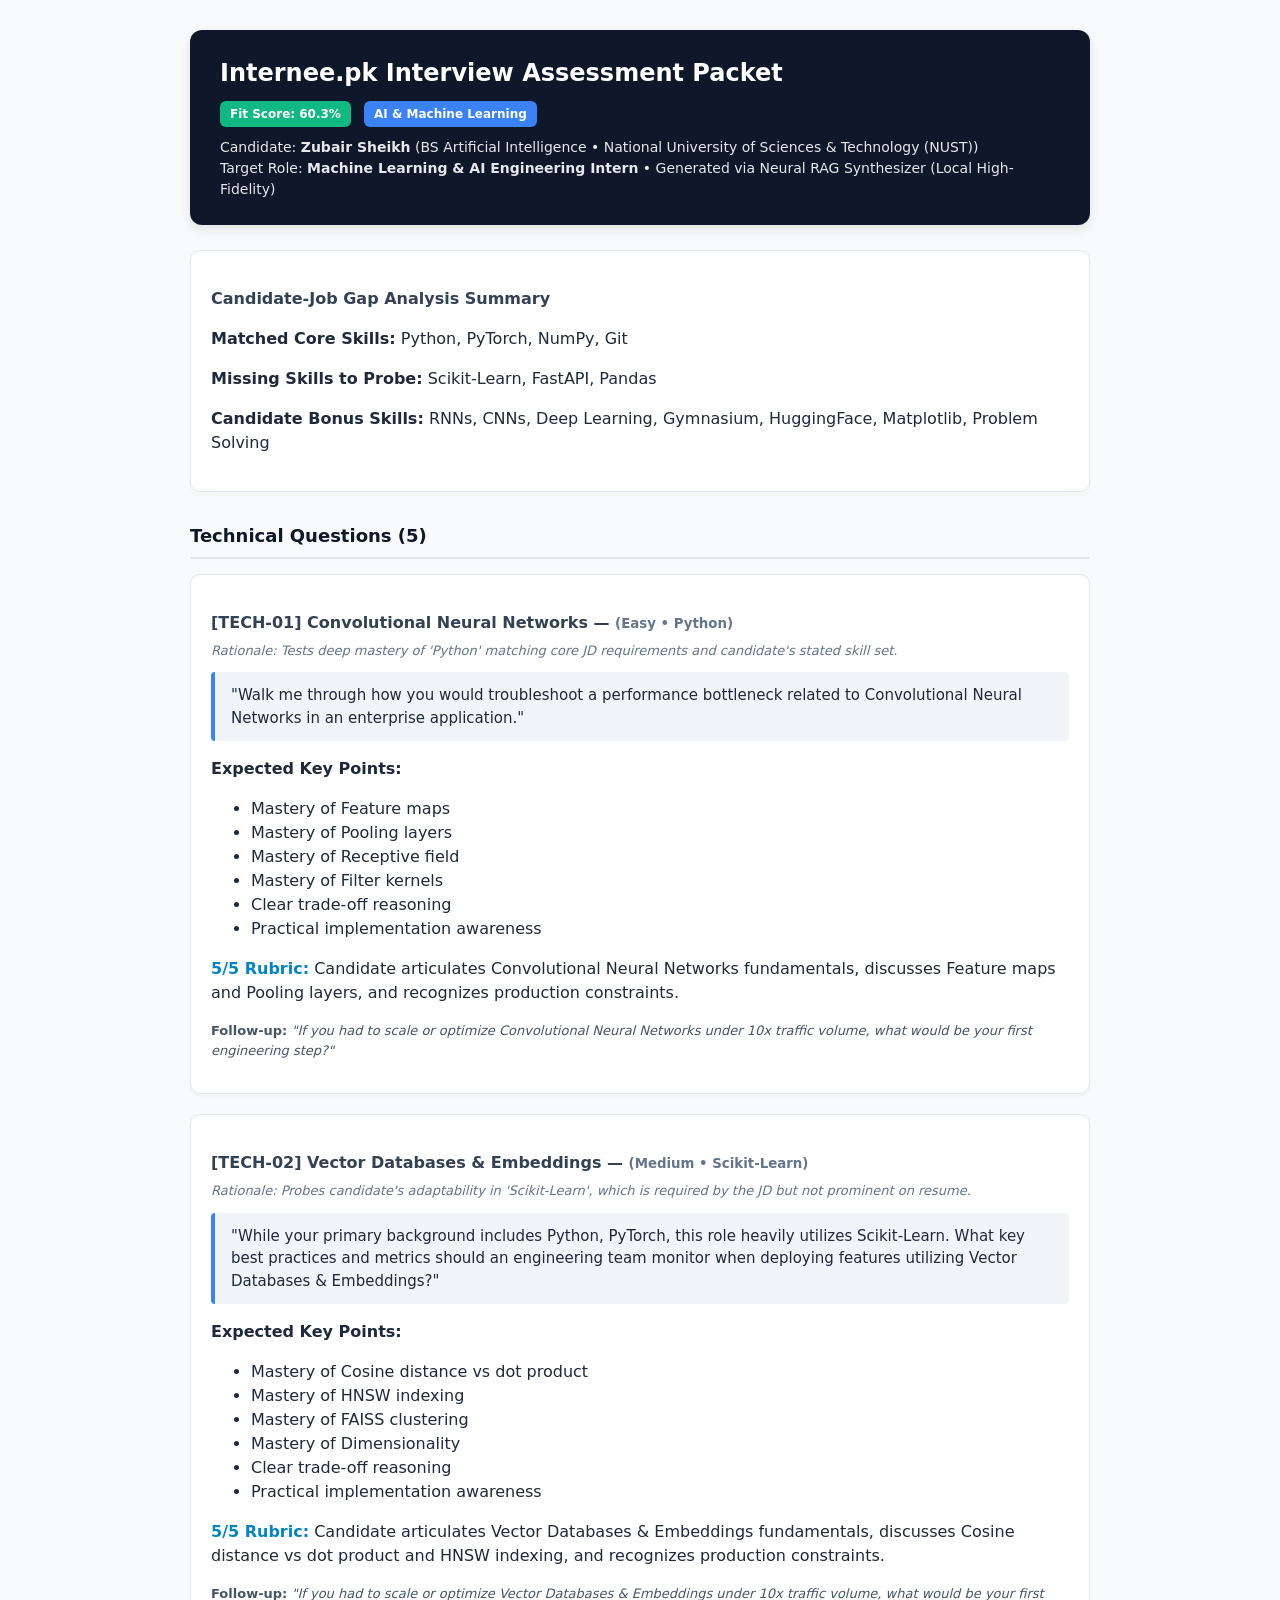
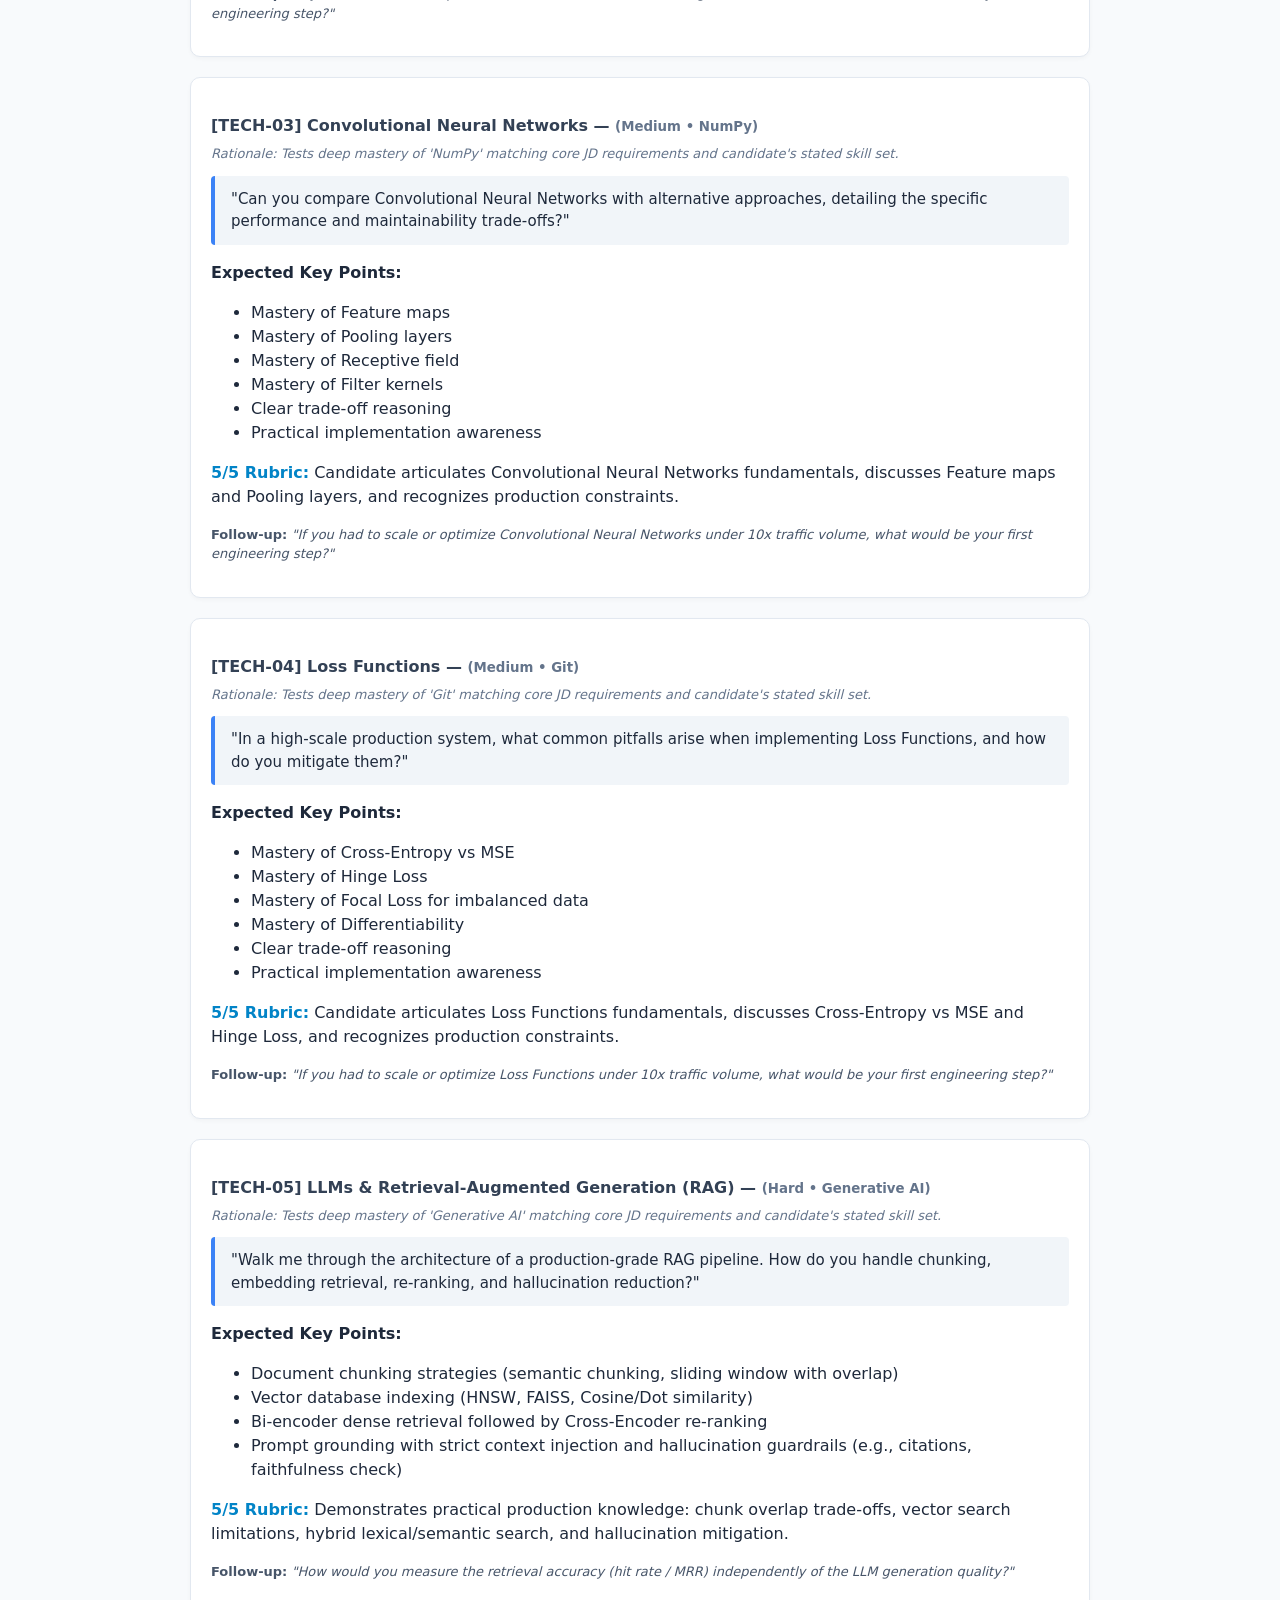
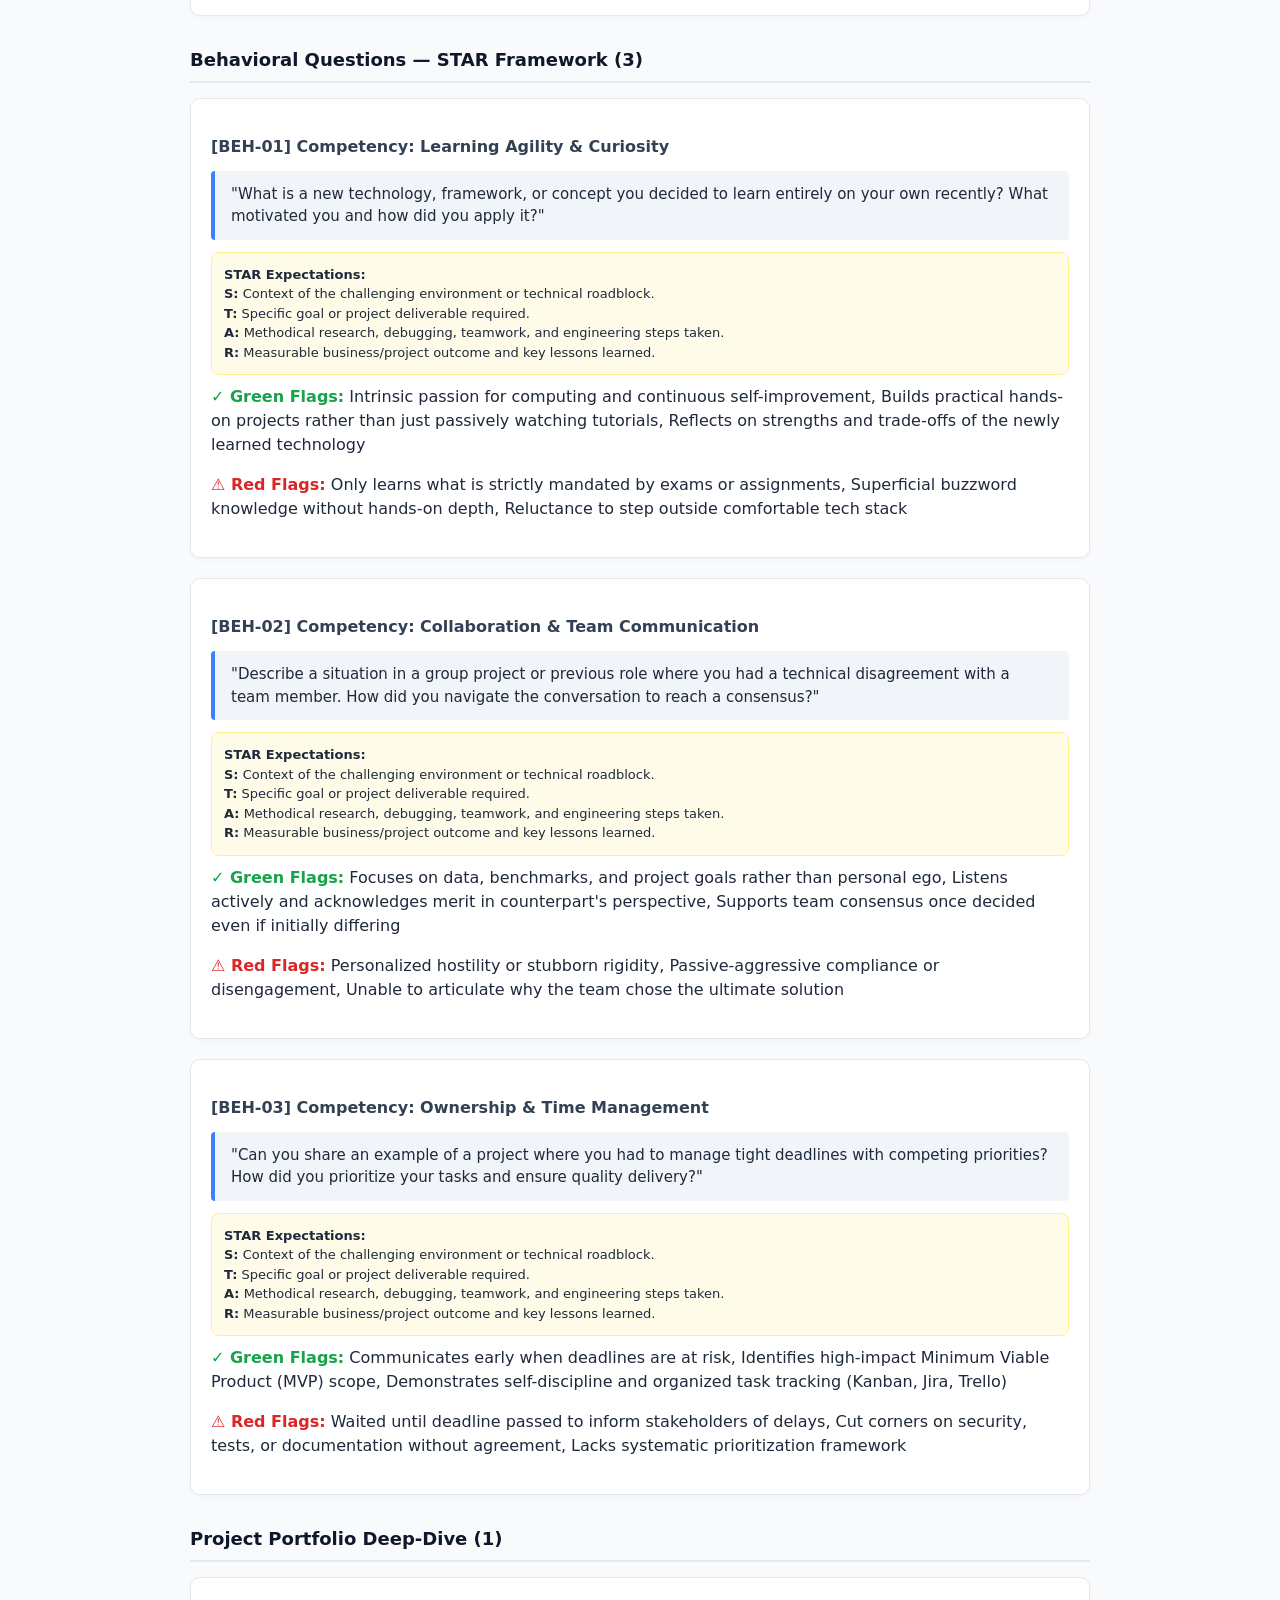
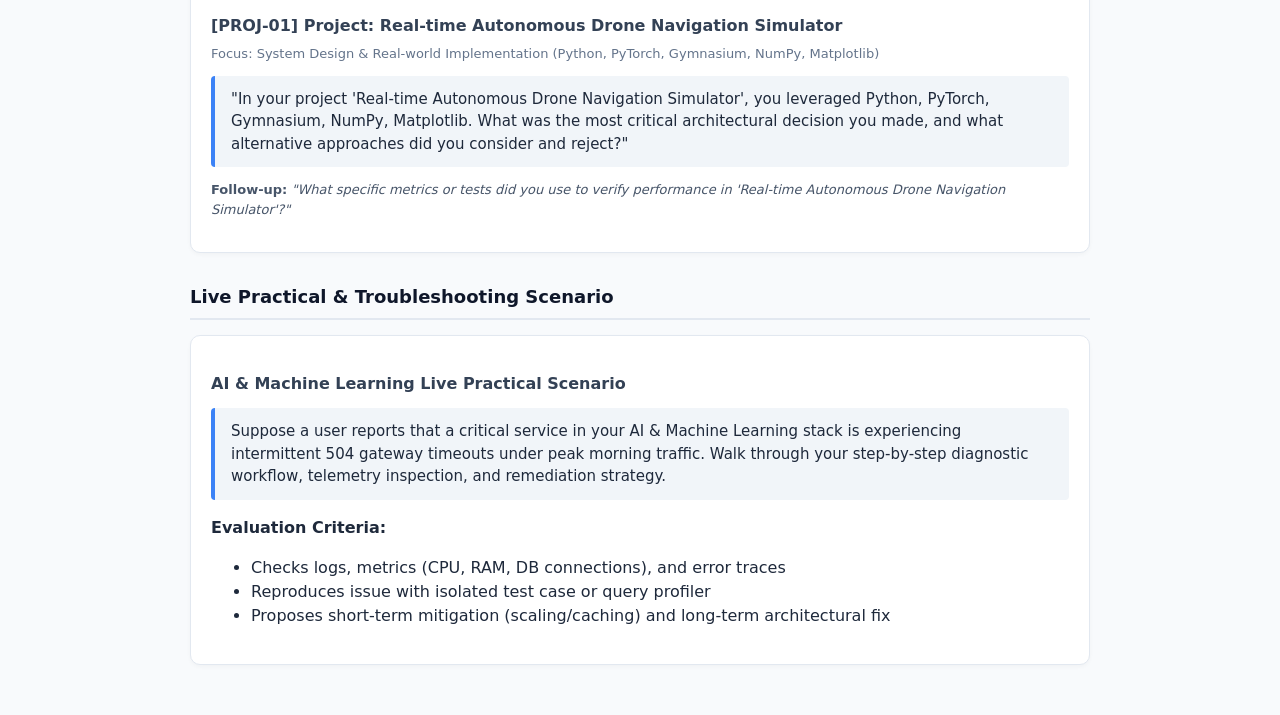
<file: Task 4/exports/interview_kit_zubair_sheikh.html>
<!DOCTYPE html>
<html lang="en">
<head>
    <meta charset="UTF-8">
    <title>Interview Packet - Zubair Sheikh</title>
    <style>
        body { font-family: 'Segoe UI', system-ui, -apple-system, sans-serif; line-height: 1.5; color: #1e293b; max-width: 900px; margin: 0 auto; padding: 30px; background: #f8fafc; }
        .header { background: #0f172a; color: #ffffff; padding: 25px 30px; border-radius: 12px; margin-bottom: 25px; box-shadow: 0 4px 12px rgba(0,0,0,0.1); }
        .header h1 { margin: 0 0 10px 0; font-size: 24px; }
        .badge { display: inline-block; padding: 4px 10px; border-radius: 6px; font-size: 12px; font-weight: bold; margin-right: 8px; }
        .badge-match { background: #10b981; color: #fff; }
        .badge-track { background: #3b82f6; color: #fff; }
        .card { background: #ffffff; border: 1px solid #e2e8f0; border-radius: 10px; padding: 20px; margin-bottom: 20px; box-shadow: 0 2px 4px rgba(0,0,0,0.03); }
        .q-box { background: #f1f5f9; border-left: 4px solid #3b82f6; padding: 12px 16px; border-radius: 4px; font-size: 15px; font-weight: 500; margin: 12px 0; }
        .star-box { background: #fefce8; border: 1px solid #fef08a; padding: 12px; border-radius: 8px; font-size: 13px; margin-top: 10px; }
        .rubric-tag { color: #0284c7; font-weight: bold; }
        .flag-green { color: #16a34a; font-weight: 600; }
        .flag-red { color: #dc2626; font-weight: 600; }
        h2 { color: #0f172a; border-bottom: 2px solid #e2e8f0; padding-bottom: 8px; font-size: 18px; margin-top: 30px; }
        h3 { color: #334155; font-size: 16px; margin-bottom: 6px; }
        ul { margin-top: 6px; }
        @media print { body { background: #fff; padding: 0; } .card { page-break-inside: avoid; } }
    </style>
</head>
<body>
    <div class="header">
        <h1>Internee.pk Interview Assessment Packet</h1>
        <div>
            <span class="badge badge-match">Fit Score: 60.3%</span>
            <span class="badge badge-track">AI & Machine Learning</span>
        </div>
        <p style="margin: 10px 0 0 0; opacity: 0.9; font-size: 14px;">
            Candidate: <strong>Zubair Sheikh</strong> (BS Artificial Intelligence &bull; National University of Sciences & Technology (NUST))<br>
            Target Role: <strong>Machine Learning & AI Engineering Intern</strong> &bull; Generated via Neural RAG Synthesizer (Local High-Fidelity)
        </p>
    </div>

    <div class="card">
        <h3>Candidate-Job Gap Analysis Summary</h3>
        <p><strong>Matched Core Skills:</strong> Python, PyTorch, NumPy, Git</p>
        <p><strong>Missing Skills to Probe:</strong> Scikit-Learn, FastAPI, Pandas</p>
        <p><strong>Candidate Bonus Skills:</strong> RNNs, CNNs, Deep Learning, Gymnasium, HuggingFace, Matplotlib, Problem Solving</p>
    </div>

    <h2>Technical Questions (5)</h2>

    <div class="card">
        <h3>[TECH-01] Convolutional Neural Networks &mdash; <small style="color: #64748b;">(Easy &bull; Python)</small></h3>
        <p style="font-size: 13px; color: #64748b; margin: 0;"><em>Rationale: Tests deep mastery of 'Python' matching core JD requirements and candidate's stated skill set.</em></p>
        <div class="q-box">"Walk me through how you would troubleshoot a performance bottleneck related to Convolutional Neural Networks in an enterprise application."</div>
        <p><strong>Expected Key Points:</strong></p>
        <ul>
            <li>Mastery of Feature maps</li><li>Mastery of Pooling layers</li><li>Mastery of Receptive field</li><li>Mastery of Filter kernels</li><li>Clear trade-off reasoning</li><li>Practical implementation awareness</li>
        </ul>
        <p><span class="rubric-tag">5/5 Rubric:</span> Candidate articulates Convolutional Neural Networks fundamentals, discusses Feature maps and Pooling layers, and recognizes production constraints.</p>
        <p style="font-size: 13px; color: #475569;"><strong>Follow-up:</strong> <em>"If you had to scale or optimize Convolutional Neural Networks under 10x traffic volume, what would be your first engineering step?"</em></p>
    </div>

    <div class="card">
        <h3>[TECH-02] Vector Databases & Embeddings &mdash; <small style="color: #64748b;">(Medium &bull; Scikit-Learn)</small></h3>
        <p style="font-size: 13px; color: #64748b; margin: 0;"><em>Rationale: Probes candidate's adaptability in 'Scikit-Learn', which is required by the JD but not prominent on resume.</em></p>
        <div class="q-box">"While your primary background includes Python, PyTorch, this role heavily utilizes Scikit-Learn. What key best practices and metrics should an engineering team monitor when deploying features utilizing Vector Databases & Embeddings?"</div>
        <p><strong>Expected Key Points:</strong></p>
        <ul>
            <li>Mastery of Cosine distance vs dot product</li><li>Mastery of HNSW indexing</li><li>Mastery of FAISS clustering</li><li>Mastery of Dimensionality</li><li>Clear trade-off reasoning</li><li>Practical implementation awareness</li>
        </ul>
        <p><span class="rubric-tag">5/5 Rubric:</span> Candidate articulates Vector Databases & Embeddings fundamentals, discusses Cosine distance vs dot product and HNSW indexing, and recognizes production constraints.</p>
        <p style="font-size: 13px; color: #475569;"><strong>Follow-up:</strong> <em>"If you had to scale or optimize Vector Databases & Embeddings under 10x traffic volume, what would be your first engineering step?"</em></p>
    </div>

    <div class="card">
        <h3>[TECH-03] Convolutional Neural Networks &mdash; <small style="color: #64748b;">(Medium &bull; NumPy)</small></h3>
        <p style="font-size: 13px; color: #64748b; margin: 0;"><em>Rationale: Tests deep mastery of 'NumPy' matching core JD requirements and candidate's stated skill set.</em></p>
        <div class="q-box">"Can you compare Convolutional Neural Networks with alternative approaches, detailing the specific performance and maintainability trade-offs?"</div>
        <p><strong>Expected Key Points:</strong></p>
        <ul>
            <li>Mastery of Feature maps</li><li>Mastery of Pooling layers</li><li>Mastery of Receptive field</li><li>Mastery of Filter kernels</li><li>Clear trade-off reasoning</li><li>Practical implementation awareness</li>
        </ul>
        <p><span class="rubric-tag">5/5 Rubric:</span> Candidate articulates Convolutional Neural Networks fundamentals, discusses Feature maps and Pooling layers, and recognizes production constraints.</p>
        <p style="font-size: 13px; color: #475569;"><strong>Follow-up:</strong> <em>"If you had to scale or optimize Convolutional Neural Networks under 10x traffic volume, what would be your first engineering step?"</em></p>
    </div>

    <div class="card">
        <h3>[TECH-04] Loss Functions &mdash; <small style="color: #64748b;">(Medium &bull; Git)</small></h3>
        <p style="font-size: 13px; color: #64748b; margin: 0;"><em>Rationale: Tests deep mastery of 'Git' matching core JD requirements and candidate's stated skill set.</em></p>
        <div class="q-box">"In a high-scale production system, what common pitfalls arise when implementing Loss Functions, and how do you mitigate them?"</div>
        <p><strong>Expected Key Points:</strong></p>
        <ul>
            <li>Mastery of Cross-Entropy vs MSE</li><li>Mastery of Hinge Loss</li><li>Mastery of Focal Loss for imbalanced data</li><li>Mastery of Differentiability</li><li>Clear trade-off reasoning</li><li>Practical implementation awareness</li>
        </ul>
        <p><span class="rubric-tag">5/5 Rubric:</span> Candidate articulates Loss Functions fundamentals, discusses Cross-Entropy vs MSE and Hinge Loss, and recognizes production constraints.</p>
        <p style="font-size: 13px; color: #475569;"><strong>Follow-up:</strong> <em>"If you had to scale or optimize Loss Functions under 10x traffic volume, what would be your first engineering step?"</em></p>
    </div>

    <div class="card">
        <h3>[TECH-05] LLMs & Retrieval-Augmented Generation (RAG) &mdash; <small style="color: #64748b;">(Hard &bull; Generative AI)</small></h3>
        <p style="font-size: 13px; color: #64748b; margin: 0;"><em>Rationale: Tests deep mastery of 'Generative AI' matching core JD requirements and candidate's stated skill set.</em></p>
        <div class="q-box">"Walk me through the architecture of a production-grade RAG pipeline. How do you handle chunking, embedding retrieval, re-ranking, and hallucination reduction?"</div>
        <p><strong>Expected Key Points:</strong></p>
        <ul>
            <li>Document chunking strategies (semantic chunking, sliding window with overlap)</li><li>Vector database indexing (HNSW, FAISS, Cosine/Dot similarity)</li><li>Bi-encoder dense retrieval followed by Cross-Encoder re-ranking</li><li>Prompt grounding with strict context injection and hallucination guardrails (e.g., citations, faithfulness check)</li>
        </ul>
        <p><span class="rubric-tag">5/5 Rubric:</span> Demonstrates practical production knowledge: chunk overlap trade-offs, vector search limitations, hybrid lexical/semantic search, and hallucination mitigation.</p>
        <p style="font-size: 13px; color: #475569;"><strong>Follow-up:</strong> <em>"How would you measure the retrieval accuracy (hit rate / MRR) independently of the LLM generation quality?"</em></p>
    </div>

    <h2>Behavioral Questions &mdash; STAR Framework (3)</h2>

    <div class="card">
        <h3>[BEH-01] Competency: Learning Agility & Curiosity</h3>
        <div class="q-box">"What is a new technology, framework, or concept you decided to learn entirely on your own recently? What motivated you and how did you apply it?"</div>
        <div class="star-box">
            <strong>STAR Expectations:</strong><br>
            <strong>S:</strong> Context of the challenging environment or technical roadblock.<br>
            <strong>T:</strong> Specific goal or project deliverable required.<br>
            <strong>A:</strong> Methodical research, debugging, teamwork, and engineering steps taken.<br>
            <strong>R:</strong> Measurable business/project outcome and key lessons learned.
        </div>
        <p style="margin-top: 10px;"><span class="flag-green">&check; Green Flags:</span> Intrinsic passion for computing and continuous self-improvement, Builds practical hands-on projects rather than just passively watching tutorials, Reflects on strengths and trade-offs of the newly learned technology</p>
        <p><span class="flag-red">&#9888; Red Flags:</span> Only learns what is strictly mandated by exams or assignments, Superficial buzzword knowledge without hands-on depth, Reluctance to step outside comfortable tech stack</p>
    </div>

    <div class="card">
        <h3>[BEH-02] Competency: Collaboration & Team Communication</h3>
        <div class="q-box">"Describe a situation in a group project or previous role where you had a technical disagreement with a team member. How did you navigate the conversation to reach a consensus?"</div>
        <div class="star-box">
            <strong>STAR Expectations:</strong><br>
            <strong>S:</strong> Context of the challenging environment or technical roadblock.<br>
            <strong>T:</strong> Specific goal or project deliverable required.<br>
            <strong>A:</strong> Methodical research, debugging, teamwork, and engineering steps taken.<br>
            <strong>R:</strong> Measurable business/project outcome and key lessons learned.
        </div>
        <p style="margin-top: 10px;"><span class="flag-green">&check; Green Flags:</span> Focuses on data, benchmarks, and project goals rather than personal ego, Listens actively and acknowledges merit in counterpart's perspective, Supports team consensus once decided even if initially differing</p>
        <p><span class="flag-red">&#9888; Red Flags:</span> Personalized hostility or stubborn rigidity, Passive-aggressive compliance or disengagement, Unable to articulate why the team chose the ultimate solution</p>
    </div>

    <div class="card">
        <h3>[BEH-03] Competency: Ownership & Time Management</h3>
        <div class="q-box">"Can you share an example of a project where you had to manage tight deadlines with competing priorities? How did you prioritize your tasks and ensure quality delivery?"</div>
        <div class="star-box">
            <strong>STAR Expectations:</strong><br>
            <strong>S:</strong> Context of the challenging environment or technical roadblock.<br>
            <strong>T:</strong> Specific goal or project deliverable required.<br>
            <strong>A:</strong> Methodical research, debugging, teamwork, and engineering steps taken.<br>
            <strong>R:</strong> Measurable business/project outcome and key lessons learned.
        </div>
        <p style="margin-top: 10px;"><span class="flag-green">&check; Green Flags:</span> Communicates early when deadlines are at risk, Identifies high-impact Minimum Viable Product (MVP) scope, Demonstrates self-discipline and organized task tracking (Kanban, Jira, Trello)</p>
        <p><span class="flag-red">&#9888; Red Flags:</span> Waited until deadline passed to inform stakeholders of delays, Cut corners on security, tests, or documentation without agreement, Lacks systematic prioritization framework</p>
    </div>
<h2>Project Portfolio Deep-Dive (1)</h2>
    <div class="card">
        <h3>[PROJ-01] Project: Real-time Autonomous Drone Navigation Simulator</h3>
        <p style="font-size: 13px; color: #64748b; margin: 0;">Focus: System Design & Real-world Implementation (Python, PyTorch, Gymnasium, NumPy, Matplotlib)</p>
        <div class="q-box">"In your project 'Real-time Autonomous Drone Navigation Simulator', you leveraged Python, PyTorch, Gymnasium, NumPy, Matplotlib. What was the most critical architectural decision you made, and what alternative approaches did you consider and reject?"</div>
        <p style="font-size: 13px; color: #475569;"><strong>Follow-up:</strong> <em>"What specific metrics or tests did you use to verify performance in 'Real-time Autonomous Drone Navigation Simulator'?"</em></p>
    </div>

    <h2>Live Practical & Troubleshooting Scenario</h2>
    <div class="card">
        <h3>AI & Machine Learning Live Practical Scenario</h3>
        <div class="q-box">Suppose a user reports that a critical service in your AI & Machine Learning stack is experiencing intermittent 504 gateway timeouts under peak morning traffic. Walk through your step-by-step diagnostic workflow, telemetry inspection, and remediation strategy.</div>
        <p><strong>Evaluation Criteria:</strong></p>
        <ul>
            <li>Checks logs, metrics (CPU, RAM, DB connections), and error traces</li><li>Reproduces issue with isolated test case or query profiler</li><li>Proposes short-term mitigation (scaling/caching) and long-term architectural fix</li>
        </ul>
    </div>

</body>
</html>
</file>
<file: Task 2/static/style.css>
:root {
    --bg-color: #0f172a;
    --card-bg: rgba(30, 41, 59, 0.7);
    --border-color: rgba(255, 255, 255, 0.1);
    --text-primary: #f8fafc;
    --text-secondary: #94a3b8;
    --accent-glow: #3b82f6;
    --btn-primary: #2563eb;
    --btn-hover: #1d4ed8;
    --pos-color: #10b981;
    --neg-color: #ef4444;
}

* {
    margin: 0;
    padding: 0;
    box-sizing: border-box;
    font-family: 'Outfit', sans-serif;
}

body {
    background-color: var(--bg-color);
    color: var(--text-primary);
    min-height: 100vh;
    display: flex;
    flex-direction: column;
    position: relative;
    overflow-x: hidden;
    padding: 60px 20px;
}

/* Background Animated Blobs */
.blob-1,
.blob-2 {
    position: absolute;
    border-radius: 50%;
    filter: blur(100px);
    z-index: 0;
    animation: drift 20s infinite alternate;
}

.blob-1 {
    width: 400px;
    height: 400px;
    background: rgba(59, 130, 246, 0.3);
    top: -100px;
    left: -100px;
}

.blob-2 {
    width: 350px;
    height: 350px;
    background: rgba(139, 92, 246, 0.3);
    bottom: -100px;
    right: -100px;
    animation-delay: -5s;
}

@keyframes drift {
    0% {
        transform: translate(0, 0) scale(1);
    }

    100% {
        transform: translate(100px, 50px) scale(1.1);
    }
}

/* Main UI */
.glass-card {
    position: relative;
    z-index: 10;
    width: 100%;
    max-width: 650px;
    margin: auto;
    background: var(--card-bg);
    border: 1px solid var(--border-color);
    border-radius: 24px;
    padding: 40px;
    backdrop-filter: blur(20px);
    -webkit-backdrop-filter: blur(20px);
    box-shadow: 0 25px 50px -12px rgba(0, 0, 0, 0.5);
}

header {
    text-align: center;
    margin-bottom: 30px;
}

h1 {
    font-size: 2.5rem;
    font-weight: 700;
    margin-bottom: 8px;
}

.glow-text {
    background: linear-gradient(90deg, #60a5fa, #c084fc);
    background-clip: text;
    -webkit-background-clip: text;
    -webkit-text-fill-color: transparent;
    text-shadow: 0 0 30px rgba(96, 165, 250, 0.5);
}

header p {
    color: var(--text-secondary);
}

.input-section textarea {
    width: 100%;
    height: 150px;
    background: rgba(15, 23, 42, 0.5);
    border: 1px solid var(--border-color);
    border-radius: 12px;
    padding: 16px;
    color: var(--text-primary);
    font-size: 1rem;
    resize: none;
    margin-bottom: 20px;
    transition: all 0.3s ease;
}

.input-section textarea:focus {
    outline: none;
    border-color: var(--accent-glow);
    box-shadow: 0 0 15px rgba(59, 130, 246, 0.3);
}

.controls {
    display: flex;
    gap: 16px;
    align-items: stretch;
}

.select-wrapper {
    flex: 1;
    position: relative;
}

select {
    width: 100%;
    height: 100%;
    background: rgba(15, 23, 42, 0.8);
    border: 1px solid var(--border-color);
    border-radius: 12px;
    color: var(--text-primary);
    padding: 0 16px;
    appearance: none;
    cursor: pointer;
    font-size: 0.95rem;
    transition: all 0.3s ease;
}

select:hover {
    border-color: rgba(255, 255, 255, 0.3);
}

.primary-btn {
    flex: 1;
    background: var(--btn-primary);
    color: white;
    border: none;
    border-radius: 12px;
    padding: 16px 24px;
    font-weight: 600;
    font-size: 1rem;
    cursor: pointer;
    transition: all 0.3s ease;
    box-shadow: 0 4px 15px rgba(37, 99, 235, 0.4);
}

.primary-btn:hover {
    background: var(--btn-hover);
    transform: translateY(-2px);
    box-shadow: 0 6px 20px rgba(37, 99, 235, 0.6);
}

.result-section {
    margin-top: 30px;
    padding-top: 30px;
    border-top: 1px solid var(--border-color);
    text-align: center;
}

.hidden {
    display: none !important;
}

.spinner-container {
    display: flex;
    flex-direction: column;
    align-items: center;
    gap: 12px;
}

.spinner {
    width: 40px;
    height: 40px;
    border: 4px solid rgba(255, 255, 255, 0.1);
    border-radius: 50%;
    border-top-color: var(--accent-glow);
    animation: spin 1s linear infinite;
}

@keyframes spin {
    to {
        transform: rotate(360deg);
    }
}

.result-box {
    animation: popIn 0.5s cubic-bezier(0.175, 0.885, 0.32, 1.275);
}

@keyframes popIn {
    0% {
        transform: scale(0.9);
        opacity: 0;
    }

    100% {
        transform: scale(1);
        opacity: 1;
    }
}

#sentiment-output {
    font-size: 3rem;
    font-weight: 700;
    margin-bottom: 8px;
    text-transform: uppercase;
    letter-spacing: 2px;
}

.positive {
    color: var(--pos-color);
    text-shadow: 0 0 20px rgba(16, 185, 129, 0.4);
}

.negative {
    color: var(--neg-color);
    text-shadow: 0 0 20px rgba(239, 68, 68, 0.4);
}

#model-output {
    color: var(--text-secondary);
    font-size: 0.9rem;
}

.secondary-btn {
    flex: 1;
    background: transparent;
    color: var(--accent-glow);
    border: 1px solid var(--accent-glow);
    border-radius: 12px;
    padding: 16px 24px;
    font-weight: 600;
    font-size: 1rem;
    cursor: pointer;
    transition: all 0.3s ease;
}

.secondary-btn:hover {
    background: rgba(59, 130, 246, 0.1);
    transform: translateY(-2px);
}

.insights-section {
    margin-top: 30px;
    padding-top: 30px;
    border-top: 1px solid var(--border-color);
    text-align: center;
    animation: popIn 0.5s ease;
}

.insights-section h3 {
    margin-bottom: 5px;
    color: var(--text-primary);
}

.insights-section p {
    color: var(--text-secondary);
    font-size: 0.9rem;
    margin-bottom: 20px;
}

.insights-list {
    display: flex;
    flex-direction: column;
    gap: 12px;
    max-height: 400px;
    overflow-y: auto;
    padding-right: 8px;
}

.insights-list::-webkit-scrollbar {
    width: 6px;
}

.insights-list::-webkit-scrollbar-thumb {
    background: rgba(255, 255, 255, 0.2);
    border-radius: 10px;
}

.insight-card {
    background: rgba(15, 23, 42, 0.6);
    border: 1px solid rgba(255, 255, 255, 0.05);
    border-radius: 12px;
    padding: 16px;
    text-align: left;
    width: 100%;
    transition: transform 0.2s, border-color 0.2s;
}

.insight-card:hover {
    transform: translateY(-2px);
    border-color: rgba(59, 130, 246, 0.4);
    box-shadow: 0 4px 15px rgba(0, 0, 0, 0.2);
}

.insight-card h4 {
    color: #f82a5c;
    margin-bottom: 6px;
    font-size: 1.15rem;
    font-weight: 700;
}

.insight-card p {
    color: var(--text-primary);
    margin-bottom: 12px;
    font-size: 0.95rem;
    line-height: 1.4;
}

.insight-card .keyword-ref {
    font-size: 0.8rem;
    color: var(--text-secondary);
}

.insight-card .keyword-ref span {
    color: #fca5a5;
    background: rgba(239, 68, 68, 0.15);
    padding: 3px 8px;
    border-radius: 12px;
    margin-left: 6px;
    text-transform: uppercase;
    font-weight: 600;
}
</file>
